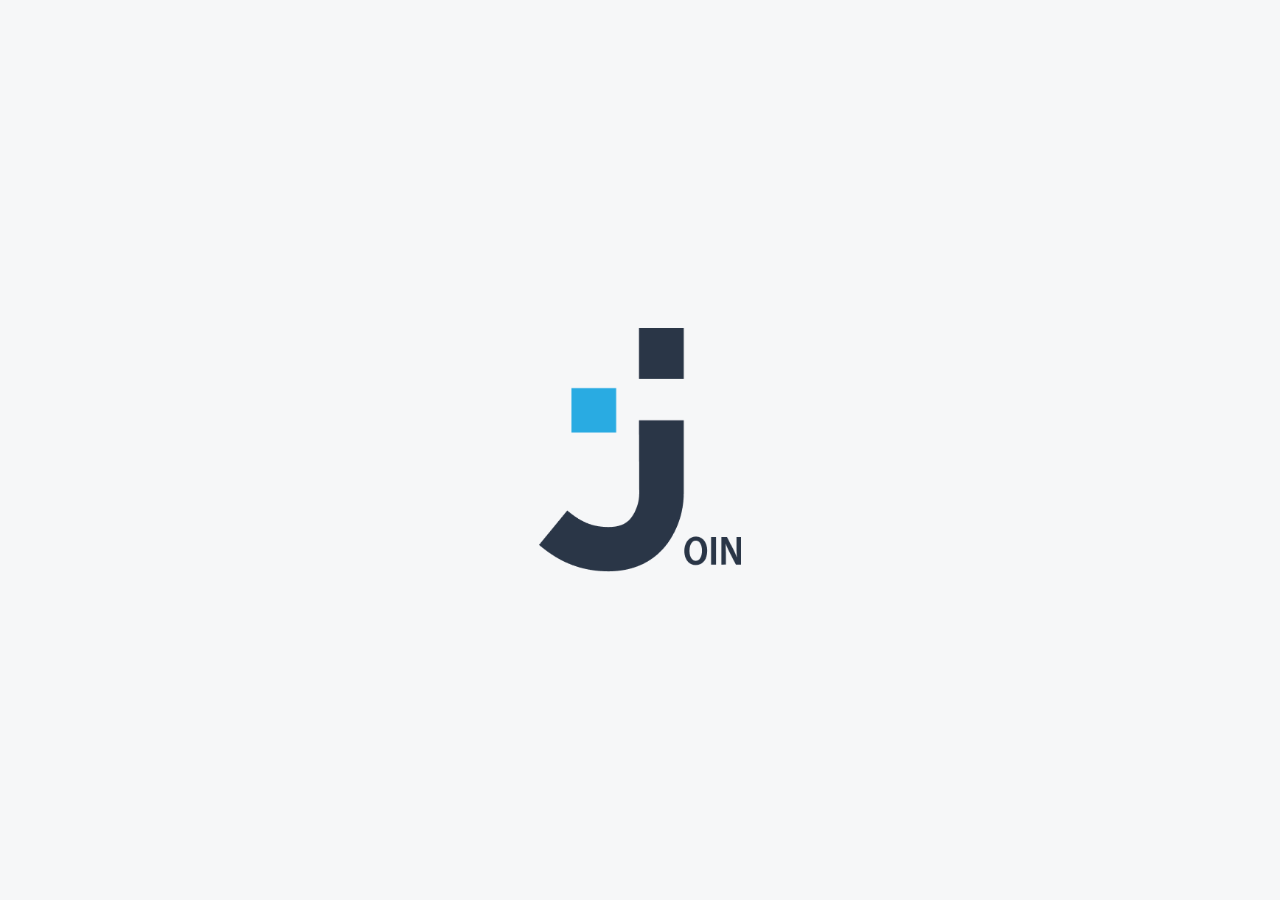
<file: index.html>
<!DOCTYPE html>
<html lang="en" class="html-centered">

<head>
    <meta charset="UTF-8">
    <meta http-equiv="X-UA-Compatible" content="IE=edge">
    <meta name="viewport" content="width=device-width, initial-scale=1.0">
    <link rel="icon" href="assets/img/fav.ico" type="image/x-icon">
    <link rel="stylesheet" href="fonts.css">
    <link rel="stylesheet" href="./fonts.css">
    <link rel="stylesheet" href="./styles/login.css">
    <link rel="stylesheet" href="./styles/summary.css">

    <script src="./js/summary.js"></script>
    <script src="./js/main.js"></script>
    <script src="./js/render_index.js"></script>
    <script src="./js/register.js"></script>
    <script src="./js/login.js"></script>
    <script src="./js/mini_backend.js"></script>
    <title>Join</title>
</head>

<body onload="renderIndex()">
    <div class="logo-container" id="login-container">

    </div>
    <div>
        <div id="not-a-join" class="not-a-join">
            <span>Not a Join user?</span>
            <div class="btn-dark" onclick="renderSignUp()">Sign up</div>
        </div>
    </div>
    <img class="animate-logo moving-logo" src="./assets/img/LogoJoinBig.png">
    <div class="background animate-background"></div>




</body>

</html>
</file>
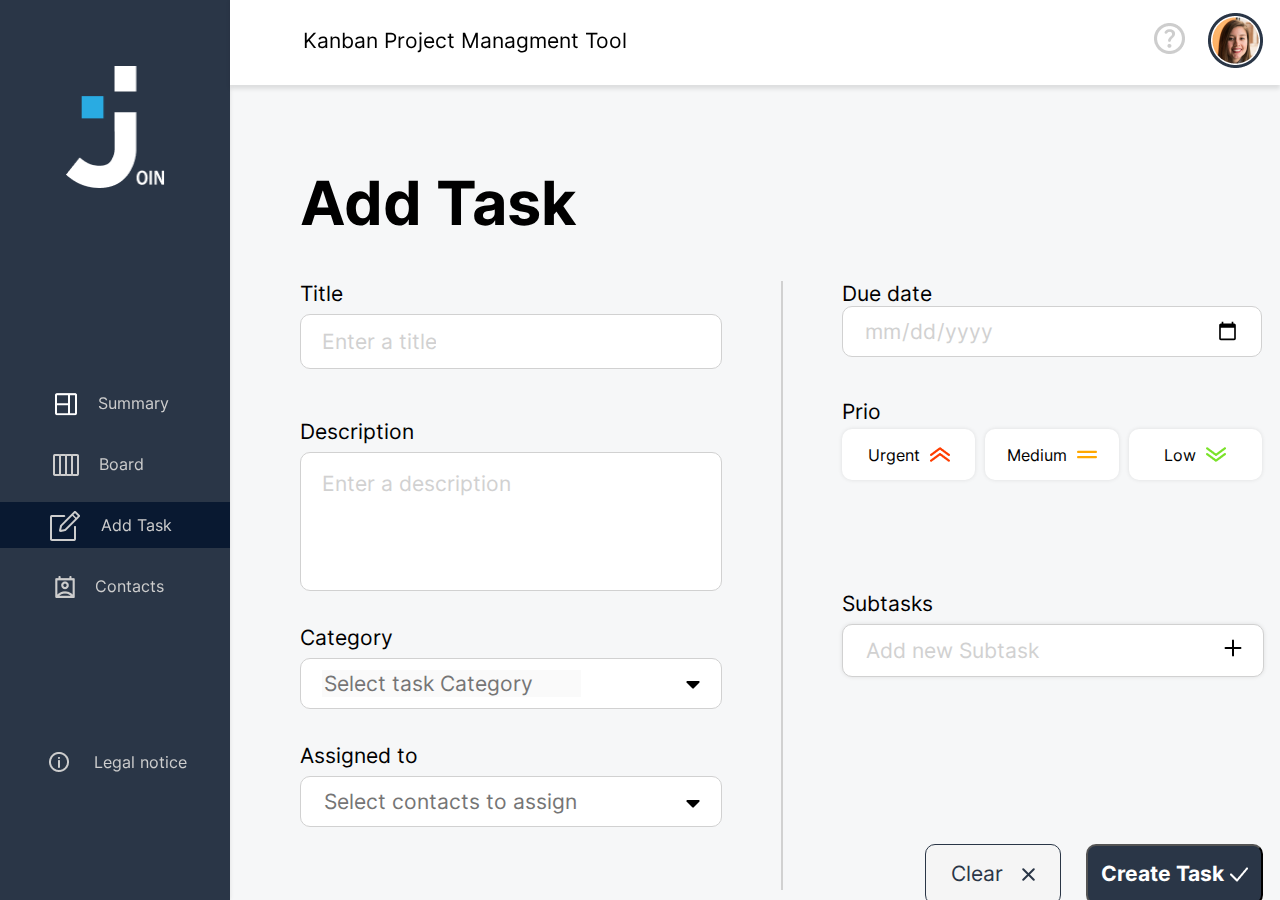
<file: addTask.html>
<!DOCTYPE html>
<html lang="en" id="mainHTML" class="html-centered">

<head>
    <meta charset="UTF-8">
    <meta http-equiv="X-UA-Compatible" content="IE=edge">
    <meta name="viewport" content="width=device-width, initial-scale=1.0">
    <title>Add Task</title>
    <link rel="icon" href="assets/img/fav.ico" type="image/x-icon">
    <link rel="stylesheet" href="./styles/style.css">
    <link rel="stylesheet" href="./fonts.css">
    <link rel="stylesheet" href="./styles/contacts.css">
    <link rel="stylesheet" href="./styles/board.css">
    <link rel="stylesheet" href="./styles/board2.css">
    <link rel="stylesheet" href="./styles/addTask.css">
    <link rel="stylesheet" href="./styles/addTask2nd.css">
    <link rel="stylesheet" href="./styles/addTaskResponsive.css">
    <link rel="stylesheet" href="./styles/addTaskResponsive2nd.css">
    <link rel="stylesheet" href="./styles/invitePopUp.css">
    <link rel="stylesheet" href="./styles/contacts.css">

    <script src="./js/board.js"></script>
    <script src="./js/board2.js"></script>
    <script src="./js/board3.js"></script>
    <script src="js/render_board.js"></script>
    <script src="./js/main.js"></script>
    <script src="./js/addTask.js" defer></script>
    <script src="./js/addTask2.js"></script>
    <script src="./js/addTask3.js"></script>
    <script src="./js/mini_backend.js"></script>
    <script src="./js/register.js"></script>
    <script src="./js/contacts.js"></script>


</head>

<body onload="onloadAddTask()">
    <div class="frame0">
        <div w3-include-html="desktop-template.html"></div>
        <form class="taskCard" onsubmit="addTaskToBoard(); return false" id="popOut-taskCard">
            <div class="contentContainer">
                <div class="headline">
                    <span>Add Task</span>
                </div>
                <div class="topContent">
                    <div class="topBoxLeft">
                        <div class="titleContainer">
                            <label for="title" class="title">Title</label>
                            <input type="text" id="title" placeholder="Enter a title" required />
                        </div>

                        <div class="descriptionContainer">
                            <label for="description" class="description">Description</label>
                            <textarea id="description" placeholder="Enter a description" required></textarea>
                        </div>
                    </div>

                    <div class="midLine"></div>

                    <div class="topBoxRight">
                        <div class="d-column">
                            <label for="date" class="date">Due date</label>
                            <input class="dateInputField" id="date" placeholder="dd/mm/yyyy" type="date" required>
                        </div>

                        <div class="prioContainer">
                            <label for="priority" class="priority">Prio</label>
                            <div class="priorityBoxesContainer" required>
                                <div class="prioUrgentBox" id="prioUrgentBox" onclick="insertUrgent()">Urgent <img
                                        id="prioUrgentImg" src="assets/img/urgent.png"></div>
                                <div class="prioMediumBox" id="prioMediumBox" onclick="insertMedium()">Medium <img
                                        id="prioMediumImg" src="assets/img/medium.png"></div>
                                <div class="prioLowBox" id="prioLowBox" onclick="insertLow()">Low <img id="prioLowImg"
                                        src="assets/img/low.png"></div>
                            </div>
                            <div id="checkprio" class="d-none"></div>
                        </div>
                    </div>
                </div>


                <div class="bottomContent">
                    <div class="bottomBoxLeft">
                        <div class="categoryContainer">
                            <label for="category" class="category">Category</label>
                            <div class="inputContainer" id="inputContainer" onclick="dropDown()">
                                <input class="input" id="input" type="text" placeholder="Select task Category" disabled
                                    required>
                                <div id="color" class="color"></div>
                                <div id="buttonDropDown" class="buttonOpenCloseCategory"><img
                                        src="assets/img/dropdown-arrow.png"></div>
                                <div class="newCategoryInput" id="newCategoryInput">
                                    <img src="assets/img/icon_clear.png" onclick="rejectNewCategory()">
                                    <div class="line"></div>
                                    <img src="assets/img/checkmark.png" onclick="addNewCategory()">
                                </div>
                            </div>
                            <div id="categoryList" class="categoryList"></div>
                            <div class="newCategoryColorsBox" id="newCategoryColorsBox">
                                <div class="color" style="background-color:#8AA4FF ;" onclick="newColor('#8AA4FF')">
                                </div>
                                <div class="color" style="background-color:#FF0000 ;" onclick="newColor('#FF0000')">
                                </div>
                                <div class="color" style="background-color:#2AD300 ;" onclick="newColor('#2AD300')">
                                </div>
                                <div class="color" style="background-color:#FF8A00 ;" onclick="newColor('#FF8A00')">
                                </div>
                                <div class="color" style="background-color:#E200BE ;" onclick="newColor('#E200BE')">
                                </div>
                                <div class="color" style="background-color:#0038FF ;" onclick="newColor('#0038FF')">
                                </div>
                            </div>
                        </div>

                        <div class="assignContainer">
                            <label for="assignedTo" class="assignedTo">Assigned to</label>
                            <div class="contactInputContainer" id="contactInputContainer" onclick="dropDownAssignTo()">
                                <input class="assignInput" id="assignInput" type="text"
                                    placeholder="Select contacts to assign" onchange="filterContact()">
                                <div id="assignDropDown" class="buttonOpenClose"><img
                                        src="assets/img/dropdown-arrow.png"></div>
                                <div class="newAssignToInput" id="newAssignToInput">
                                    <img src="assets/img/icon_clear.png" onclick="rejectAssignTo()">
                                    <div class="line"></div>
                                    <img src="assets/img/checkmark.png" type="submit" onclick="addnewContact()">
                                </div>
                            </div>
                            <div id="assignedList" class="assignedList"></div>
                            <div class="circleContactsContainer" id="circleContactsContainer"></div>


                        </div>
                    </div>

                    <div class="midLine"></div>

                    <div class="bottomBoxRight">
                        <label for="subtasks" class="subtasks">Subtasks</label>
                        <div class="addSubtaskContainer">
                            <input class="subtasksInput" id="subtasksInput" placeholder="Add new Subtask" />
                            <div class="addSubtaskBtn" id="addSubtaskBtn" onclick="createNewSubtask()"><img
                                    src="assets/img/plus.png"></div>
                            <div id="subtaskOninput">
                                <img src="assets/img/icon_clear.png" id="clearSubtaskInput" onclick="deleteSubTask()">
                                <div class="line"></div>
                                <img src="assets/img/checkmark.png" id="selectedSubtask" onclick="addSubTask()">
                            </div>
                        </div>

                        <div class="SubtaskAppendixContainer" id="SubtaskAppendixContainer"></div>
                    </div>
                </div>

                <div class="KanbanResponsive d-none">
                    <span>Kanban Project Managment Tool</span>
                </div>
            </div>

            <div class="buttonsContainer">
                <button class="clearButton" id="clearButton" onmouseover="clearBtnhover()"
                    onmouseout="clearBtnCancelhover()" onclick="clearAllAddTaskFields()"
                    onmousedown="setClearBtnOnActive()" onmouseup="clearBtnhover()">Clear <img class="clearBtnImg"
                        id="clearBtnImg" src="assets/img/cross-mark.svg">
                </button>

                <button class="createButton" type="submit" id="addTaskBtn">Create Task
                    <img class="createBtnImg" src="assets/img/right-mark.png">
                </button>
            </div>

            <div id="messageAddedTask" class="messageAddedTask">
                <p>Task added to board</p>
                <img src="assets/img/board-icon.png">
            </div>

            <div class="createButtonResponsiveContainer d-none">
                <div>
                    <button class="createButtonResponsive " type="submit" id="addTaskBtnResponsive">Create <img
                            class="createBtnImg" src="assets/img/right-mark.png"></button>
                </div>
            </div>
        </form>

        <div w3-include-html="invitePopUp.html"></div>
    </div>

    <div id="bg" style="display: none;"></div>
</body>


</html>
</file>
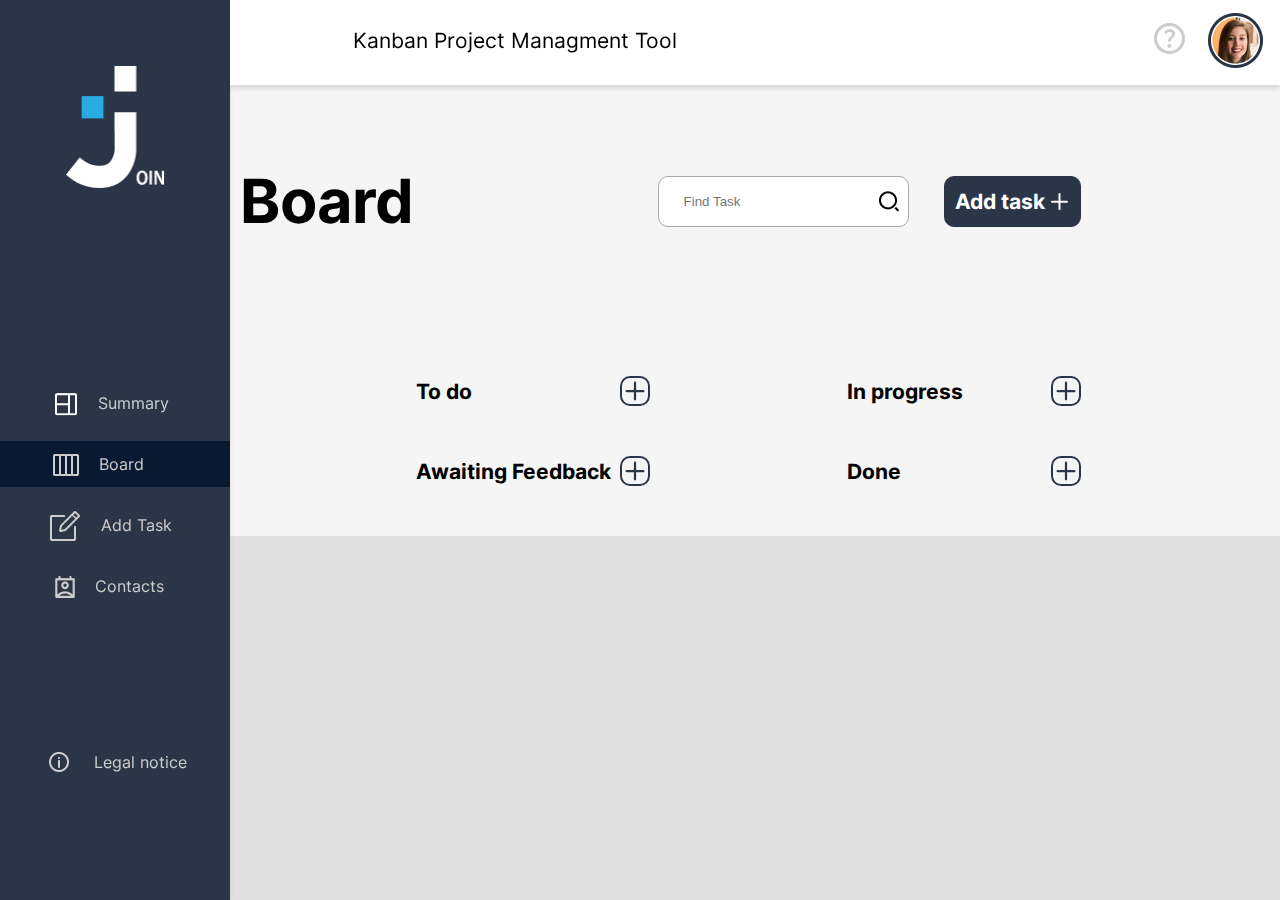
<file: board.html>
<!DOCTYPE html>
<html id="html" lang="en" class="html-centered">

<head>
    <meta charset="UTF-8">
    <meta http-equiv="X-UA-Compatible" content="IE=edge">
    <meta name="viewport" content="width=device-width, initial-scale=1.0">
    <title>Board</title>

    <link rel="stylesheet" href="./styles/style.css">
    <link rel="stylesheet" href="./fonts.css">
    <link rel="stylesheet" href="styles/addTaskPopOut.css">
    <link rel="stylesheet" href="./styles/board.css">
    <link rel="stylesheet" href="styles/board2.css">
    <link rel="stylesheet" href="styles/boardResponsive.css">
    <link rel="stylesheet" href="./styles/addTaskPopOutResponsive.css">
    <link rel="stylesheet" href="./styles/addTaskPopOut2nd.css">
    <link rel="stylesheet" href="./styles/addTaskPopOutResponsive2nd.css">
    <link rel="icon" href="assets/img/fav.ico" type="image/x-icon">
    <link rel="stylesheet" href="./styles/invitePopUp.css">


    <script src="./js/main.js"></script>
    <script src="./js/board.js"></script>
    <script src="./js/board2.js"></script>
    <script src="./js/board3.js"></script>
    <script src="js/render_board.js"></script>
    <script src="js/mini_backend.js"></script>
    <script src="./js/addTask.js" defer></script>
    <script src="./js/addTask2.js"></script>
    <script src="./js/addTask3.js"></script>
    


</head>

<body id="bodyBoard" class="bodyBoard" onload="onloadBoard()">
    <div id="overlay-background" onclick="closeOverlay()">
    </div>
    <div id="desktop" class="boardDesktop">
        <div w3-include-html="desktop-template.html"></div>
        <div class="board-header">
            <div class="board-header-h2">
                <h2>Board</h2>
            </div>
            <div class="search-button">
                <input class="search-input" onkeydown="searchOnEnter(event)" id="search" type="text" placeholder=" Find Task" > <!--onchange="filterHtml()"-->
                <button class="add-button" onclick="showAddTaskPopOut()">Add task <img class="add-button-img"
                        src="assets/img/Capa1.svg"></button>
                <button onclick="showAddTaskPopOut()" class="add-button-small"><img src="assets/img/Capa1.svg" alt=""></button>
            </div>
        </div>
        <div class="search-button">
            <input class="search-input-small" onchange="filterHtml()" id="searchSmall" type="text" placeholder=" Find Task">
        </div>
        <div>
            <div class="working-class position-board">
                <div class="position-board-flex">
                    <div class="width100">
                        <div class="working-headlines margin-top">
                            <div class="margin-left">
                                To do</div>
                            <div onclick="showAddTaskPopOut('To Do')">
                                <img class="plus-btn margin-right" src="assets/img/todo-plus.svg" alt="">
                            </div>
                        </div>
                        <div ondrop="moveTo('To Do') ; returnOriginalColor('toDoContent'); removeHighlight('awaitingFeedbackContent')" ondragover="allowDrop(event); highLight('toDoContent')" ondragleave="removeHighlight('toDoContent')" id="toDoContent"
                            class="drag-drop-height">
                        </div>
                    </div>
                    <div class="width100">
                        <div class="working-headlines">
                            <div class="margin-left">
                                In progress</div>
                            <div onclick="showAddTaskPopOut('In progress')">
                                <img class="plus-btn margin-right" src="assets/img/todo-plus.svg" alt="">
                            </div>
                        </div>
                        <div ondrop="moveTo('In progress'); returnOriginalColor('inProgressContent')" ondragover="allowDrop(event); highLight('inProgressContent')" ondragleave="removeHighlight('inProgressContent')" id="inProgressContent"
                            class="drag-drop-height">
                        </div>
                    </div>
                </div>
                <div class="position-board-flex">
                    <div class="width100">
                        <div class="working-headlines">
                            <div class="margin-left">
                                Awaiting Feedback</div>
                            <div onclick="showAddTaskPopOut('Awaiting Feedback')">
                                <img class="plus-btn margin-right" src="assets/img/todo-plus.svg" alt="">
                            </div>
                        </div>
                        <div ondrop="moveTo('Awaiting Feedback'); returnOriginalColor('awaitingFeedbackContent')" ondragover="allowDrop(event); highLight('awaitingFeedbackContent')" ondragleave="removeHighlight('awaitingFeedbackContent')"
                            id="awaitingFeedbackContent" class="drag-drop-height">
                        </div>
                    </div>
                    <div class="width100">
                        <div class="working-headlines">
                            <div class="margin-left">
                                Done</div>
                            <div onclick="showAddTaskPopOut('Done')">
                                <img class="plus-btn margin-right" src="assets/img/todo-plus.svg" alt="">
                            </div>
                        </div>
                        <div ondrop="moveTo('Done'); returnOriginalColor('doneContent')" ondragover="allowDrop(event); highLight('doneContent')" id="doneContent" ondragleave="removeHighlight('doneContent')"
                            class="drag-drop-height ">
                        </div>
                    </div>
                </div>
            </div>
        </div>
    </div>

    <div id="overlay" class="overlay d-none">
    </div>

    <div w3-include-html="invitePopUp.html"></div>
    <div w3-include-html="boardAddTaskPopOut.html" class="addTaskPopOutContainer" id="addTaskPopOutContainer"></div>
    
    <div id="bg" style="display: none;"></div> 

</body>

</html>
</file>
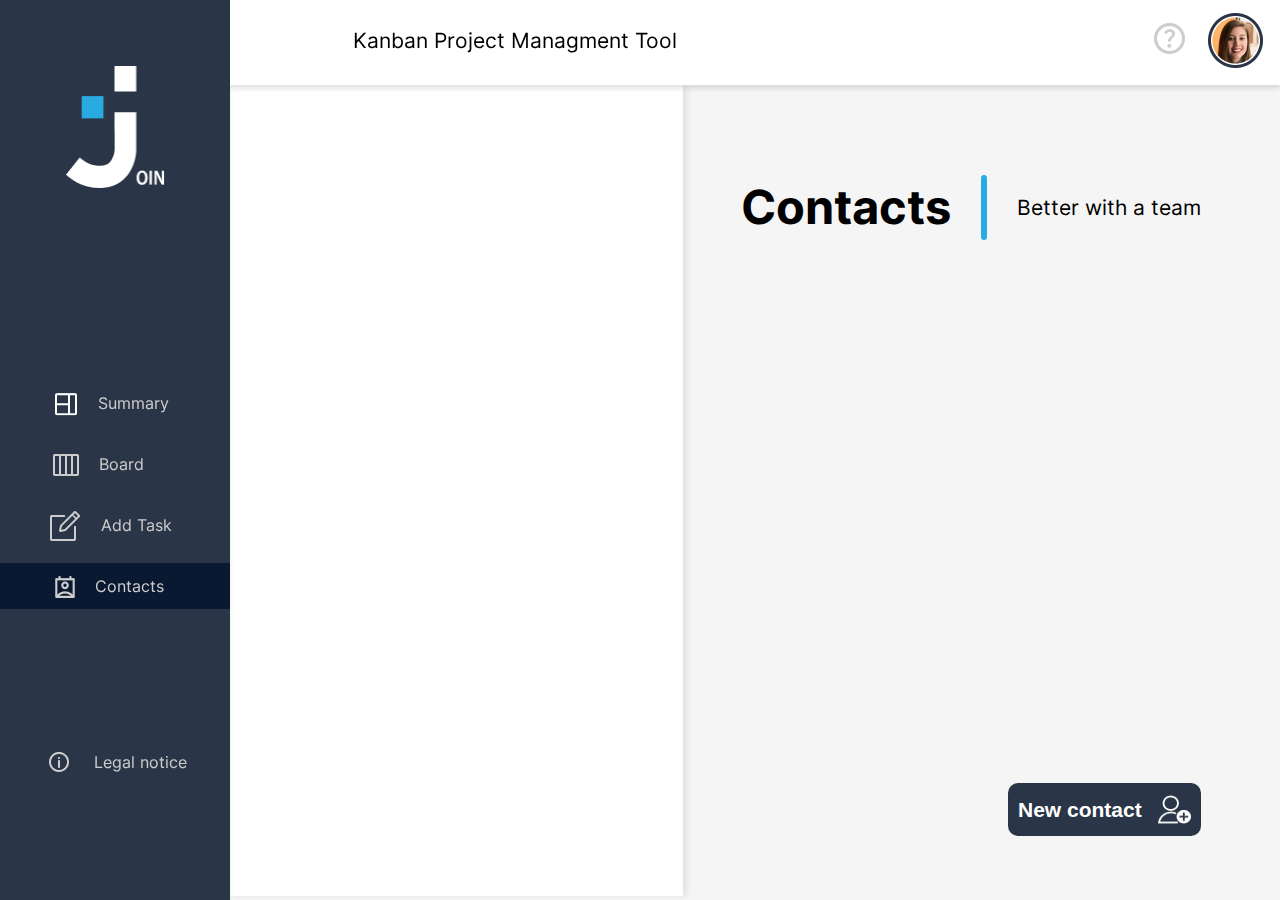
<file: contacts.html>
<!DOCTYPE html>
<html lang="en" class="html-centered">

<head>
    <meta charset="UTF-8">
    <meta http-equiv="X-UA-Compatible" content="IE=edge">
    <meta name="viewport" content="width=device-width, initial-scale=1.0">
    <title>Contacts</title>
    <link rel="stylesheet" href="./fonts.css">
    <link rel="stylesheet" href="./styles/style.css">
    <link rel="stylesheet" href="./styles/contacts.css">
    <link rel="stylesheet" href="./styles/contact-responsive.css">
    <link rel="stylesheet" href="./styles/addTaskPopOut.css">
    <link rel="stylesheet" href="./styles/addTaskPopOutResponsive.css">
    <link rel="stylesheet" href="./styles/addTaskPopOut2nd.css">
    <link rel="stylesheet" href="./styles/addTaskPopOutResponsive2nd.css">
    <link rel="stylesheet" href="./styles/board.css">
    <link rel="stylesheet" href="./styles/board2.css">
    <link rel="icon" href="assets/img/fav.ico" type="image/x-icon">
    <link rel="stylesheet" href="./styles/invitePopUp.css">

    <script src="./js/main.js"></script>
    <script src="./js/board.js"></script>
    <script src="./js/board2.js"></script>
    <script src="./js/board3.js"></script>
    <script src="./js/contacts.js"></script>
    <script src="./js/mini_backend.js"></script>
    <script src="js/render_board.js"></script>
    <script src="./js/register.js"></script>
    <script src="./js/addTask.js"></script>
    <script src="./js/addTask2.js"></script>
    <script src="./js/addTask3.js"></script>

</head>

<body id="bodyBoard" class="bodyBoard" onload="onloadContact()">
    <div class="success" id="success" style="display: none;">Contact succesfully created</div>
    <div onclick="closeContactCard()" id="bg" style="display: none;"></div>
    <div class="hidden" id="contact-card">
        <div class="card-container-left">
            <div class="close-contact-container1">
                <img onclick="closeContactCard()" class="close-card1" src="assets/img/close-contact1.png">
            </div>
            <div class="help-container">
                <img class="logo-card" src="assets/img/join-logo-contact-card.png">
                <div id="card-header">
                    <h3>Add contact</h3>
                    <p>Tasks are better with a team!</p>
                </div>
                <span class="vertical-blue-line"></span>
            </div>
        </div>
        <div class="card-container-right">
            <div class="close-contact-container">
                <img onclick="closeContactCard()" class="close-card" src="assets/img/close-contact-card.png">
            </div>
            <div class="contact-flex">
                <div class="icon-container" id="icon-container">
                    <img src="assets/img/add-contact-profile.png">
                </div>
                <div class="input-container">
                    <input id="contact-name" type="Text" placeholder="Name" style="text-transform: capitalize;">
                    <input id="contact-email" type="email" placeholder="Email">
                    <input id="contact-phone" type="number" placeholder="Phone">
                </div>
            </div>
            <div class="btn-container" id="btn-container">
                <button id="left-btn" onclick="closeContactCard()" class="btn-contact-white">Cancel<img
                        class="cancel-img" src="assets/img/contact-cancel-button.png"></button>
                <button id="right-btn" onclick="CreateNewContact()" class="btn-contact-blue">Create contact<img
                        class="create-contact-img" src="assets/img/contact-create-contact-button.png"></button>

            </div>
        </div>

    </div>

    <div class="desktop" id="desktop">
        <div w3-include-html="desktop-template.html"></div>
        <div class="big-container">
            <div class="left-container" id="left-container">
                <div class="button-container position-top">
                    <button onclick="showCard()">New contact<img class="img"
                            src="assets/img/new-contact-button.png"></button>
                </div>
                <div class="contact-container" id="contact-container"></div>
            </div>
            <div class="right-container" id="right-container">
                <div id="kanban-contact">Kanban Project Managment Tool</div>
                <div class="html-topic">
                    <div class="head-contact">
                        <h2>Contacts</h2>
                        <img onclick="backToContactList()" src="assets/img/contact-back-arrow.png">
                    </div>

                    <div class="html-topic-sub">
                        <span class="line-blue"></span>
                        <p>Better with a team</p>
                    </div>
                </div>
                <div class="floating-contact-container" id="floating-contact-container" style="display: none">
                    <div class="name-container" id="name-container" style="display: none;">
                        <div class="contact-circle" id="contact-circle">
                            <p id="contact-circle-letters"></p>
                        </div>
                        <div class="margin-left">
                            <h4 id="float-contact-name">Anton Meyer</h4>
                            <a onclick="showAddTaskPopOut()"><img src="assets/img/add-task-contact.png">
                                <p>Add task</p>
                            </a>
                        </div>
                    </div>
                    <div class="contact-information" id="contact-information">
                    </div>
                    <div class="contact-details" id="contact-details" style="display: none;">
                        <h5>Email</h5>
                        <p id="email">test@web.de</p>

                        <h5>Phone</h5>
                        <p id="phone">+4911111111</p>
                    </div>
                    <div class="responsive-buttons" id="responsive-buttons">

                    </div>
                </div>
                <div class="button-container">
                    <button onclick="showCard()">New contact<img class="img"
                            src="assets/img/new-contact-button.png"></button>
                </div>


            </div>

        </div>
    </div>
    
    <div w3-include-html="invitePopUp.html"></div>
    <div w3-include-html="contactAddTaskPopOut.html" class="addTaskPopOutContainer" id="addTaskPopOutContainer"></div>

    

</body>

</html>
</file>
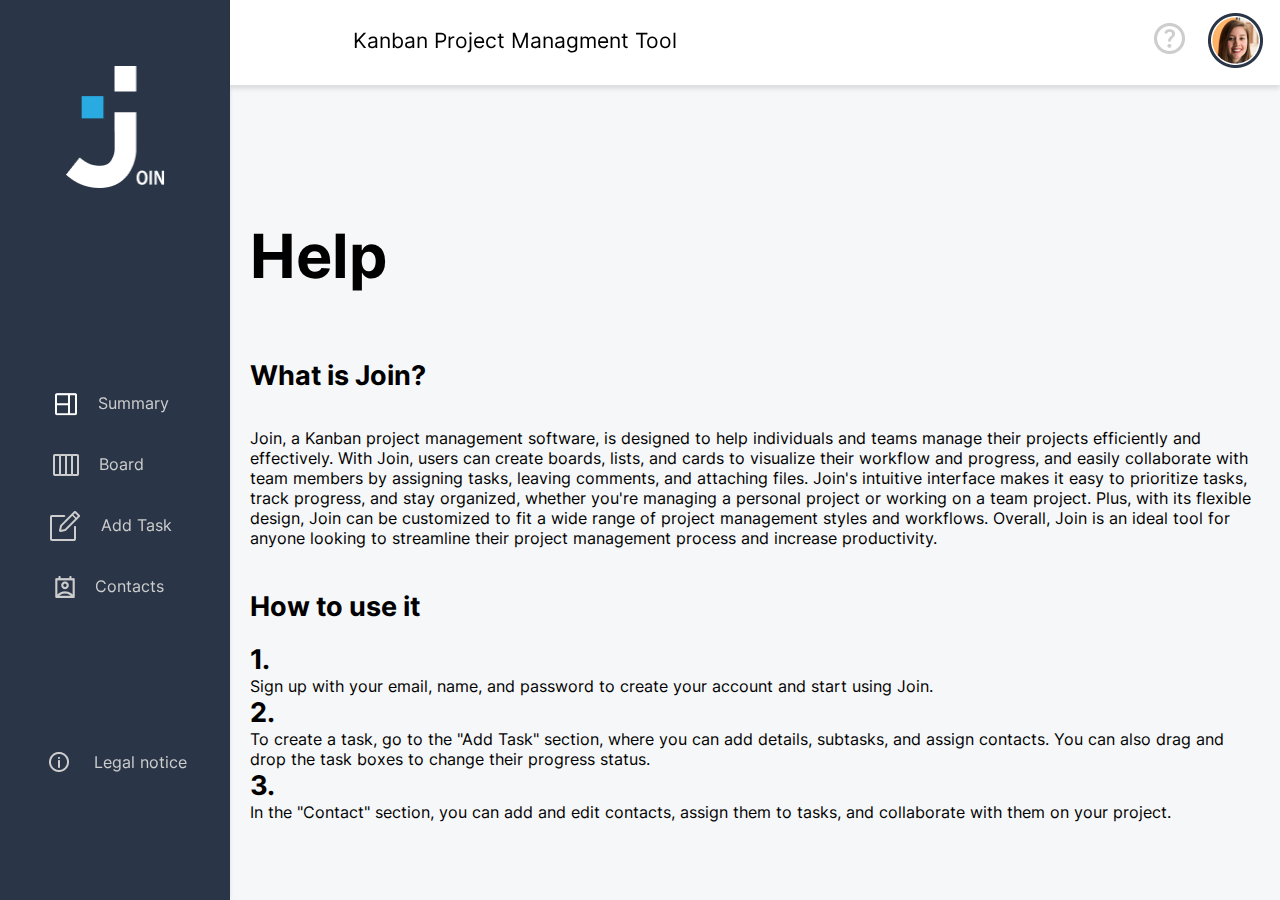
<file: help.html>
<!DOCTYPE html>
<html lang="en" class="html-centered">

<head>
    <meta charset="UTF-8">
    <meta http-equiv="X-UA-Compatible" content="IE=edge">
    <meta name="viewport" content="width=device-width, initial-scale=1.0">
    <title>Help</title>
    <link rel="icon" href="assets/img/fav.ico" type="image/x-icon">
    <link rel="stylesheet" href="styles/style.css">
    <link rel="stylesheet" href="fonts.css">
    <link rel="stylesheet" href="styles/help.css">
    <script src="js/main.js"></script>
    <script src="js/help.js"></script>
    <script src="js/mini_backend.js"></script>
</head>

<body onload="onloadHelp()" class="help-body">
    <div w3-include-html="desktop-template.html" class="desktop-temp-container"></div>

    <div class="help-container">
        <h1 class="help">Help</h1>
        <h3 class="join">What is Join?</h3>
        <p class="lorem">Join, a Kanban project management software, is designed to help individuals and teams manage
            their projects efficiently and effectively. With Join, users can create boards, lists, and cards to
            visualize their workflow and progress, and easily collaborate with team members by assigning tasks, leaving
            comments, and attaching files.

            Join's intuitive interface makes it easy to prioritize tasks, track progress, and stay organized, whether
            you're managing a personal project or working on a team project. Plus, with its flexible design, Join can be
            customized to fit a wide range of project management styles and workflows.

            Overall, Join is an ideal tool for anyone looking to streamline their project management process and
            increase productivity.</p>

        <h3 class="join">How to use it</h3>

        <div>
            <div class="font-size">
                <b>1.</b>
            </div>
            <div>
                Sign up with your email, name, and password to create your account and start using Join.
            </div>
        </div>
        <div>
            <div class="font-size">
                <b>2.</b>
            </div>
            <div>
                To create a task, go to the "Add Task" section, where you can add details, subtasks, and assign
                contacts. You can also drag and drop the task boxes to change their progress status.
            </div>
        </div>
        <div>
            <div class="font-size">
                <b>3.</b>
            </div>
            <div>
                In the "Contact" section, you can add and edit contacts, assign them to tasks, and collaborate with them
                on your project.
            </div>
        </div>

    </div>
</body>

</html>
</file>
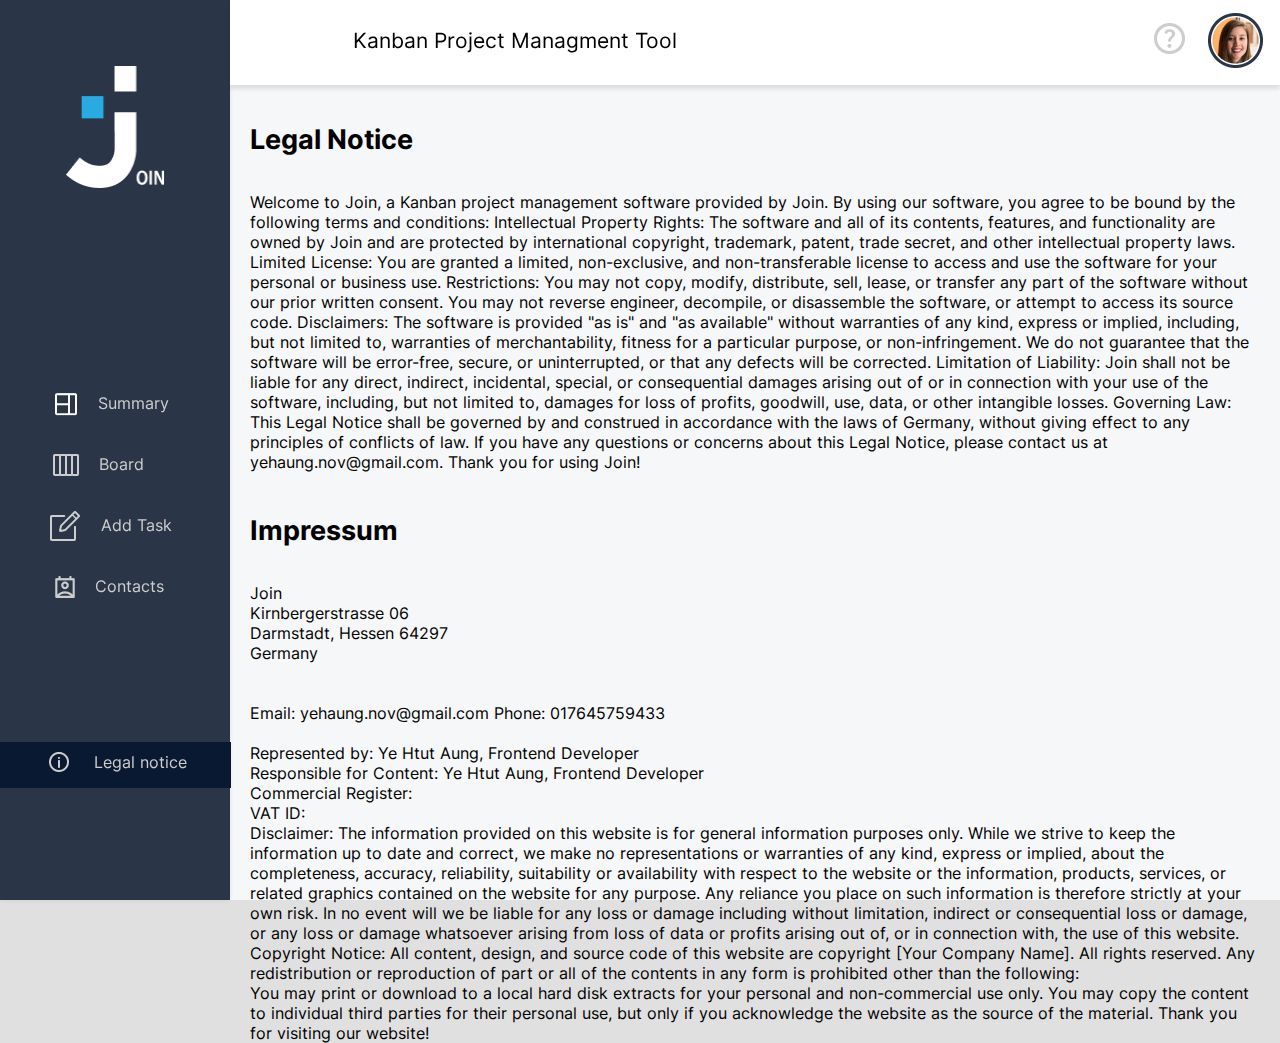
<file: legalNotice.html>
<!DOCTYPE html>
<html lang="en" class="html-centered">

<head>
    <meta charset="UTF-8">
    <meta http-equiv="X-UA-Compatible" content="IE=edge">
    <meta name="viewport" content="width=device-width, initial-scale=1.0">
    <title>Legal notice</title>
    <link rel="stylesheet" href="styles/style.css">
    <link rel="icon" href="assets/img/fav.ico" type="image/x-icon">
    <link rel="stylesheet" href="fonts.css">
    <link rel="stylesheet" href="styles/leagalnotice.css">
    <script src="js/legalNotice.js"></script>
    <script src="js/main.js"></script>
    <script src="js/mini_backend.js"></script>
</head>

<body onload="onloadLegal()" class="legal-notice-body">
    <div w3-include-html="desktop-template.html" class="desktop-temp-container"></div>
    <div class="leagl-notice-container">
        <h1 class="legal">Legal Notice</h1>
        <h3 class="subtitle">Legal Notice</h3>
        <p>

            Welcome to Join, a Kanban project management software provided by Join. By using our software, you agree
            to
            be bound by the following terms and conditions:

            Intellectual Property Rights: The software and all of its contents, features, and functionality are
            owned by
            Join and are protected by international copyright, trademark, patent, trade secret, and other
            intellectual
            property laws.

            Limited License: You are granted a limited, non-exclusive, and non-transferable license to access and
            use
            the software for your personal or business use.

            Restrictions: You may not copy, modify, distribute, sell, lease, or transfer any part of the software
            without our prior written consent. You may not reverse engineer, decompile, or disassemble the software,
            or
            attempt to access its source code.

            Disclaimers: The software is provided "as is" and "as available" without warranties of any kind, express
            or
            implied, including, but not limited to, warranties of merchantability, fitness for a particular purpose,
            or
            non-infringement. We do not guarantee that the software will be error-free, secure, or uninterrupted, or
            that any defects will be corrected.

            Limitation of Liability: Join shall not be liable for any direct, indirect, incidental, special, or
            consequential damages arising out of or in connection with your use of the software, including, but not
            limited to, damages for loss of profits, goodwill, use, data, or other intangible losses.

            Governing Law: This Legal Notice shall be governed by and construed in accordance with the laws of
            Germany,
            without giving effect to any principles of conflicts of law.

            If you have any questions or concerns about this Legal Notice, please contact us at
            yehaung.nov@gmail.com.

            Thank you for using Join!</p>

        <h3 class="subtitle">Impressum</h3>
        <p>
            Join<br>
            Kirnbergerstrasse 06<br>
            Darmstadt, Hessen 64297<br>
            Germany<br>
            <br>
            <br>
            Email: yehaung.nov@gmail.com
            Phone: 017645759433
            <br>
            <br>

            Represented by:
            Ye Htut Aung, Frontend Developer
            <br>

            Responsible for Content:
            Ye Htut Aung, Frontend Developer
            <br>

            Commercial Register:

            <br>

            VAT ID:

            <br>

            Disclaimer:
            The information provided on this website is for general information purposes only. While we strive to
            keep
            the information up to date and correct, we make no representations or warranties of any kind, express or
            implied, about the completeness, accuracy, reliability, suitability or availability with respect to the
            website or the information, products, services, or related graphics contained on the website for any
            purpose. Any reliance you place on such information is therefore strictly at your own risk. In no event
            will
            we be liable for any loss or damage including without limitation, indirect or consequential loss or
            damage,
            or any loss or damage whatsoever arising from loss of data or profits arising out of, or in connection
            with,
            the use of this website.
            <br>
            Copyright Notice:
            All content, design, and source code of this website are copyright [Your Company Name]. All rights
            reserved.
            Any redistribution or reproduction of part or all of the contents in any form is prohibited other than
            the
            following:
            <br>
            You may print or download to a local hard disk extracts for your personal and non-commercial use only.
            You may copy the content to individual third parties for their personal use, but only if you acknowledge
            the
            website as the source of the material.
            Thank you for visiting our website!
        </p>
    </div>
</body>

</html>
</file>
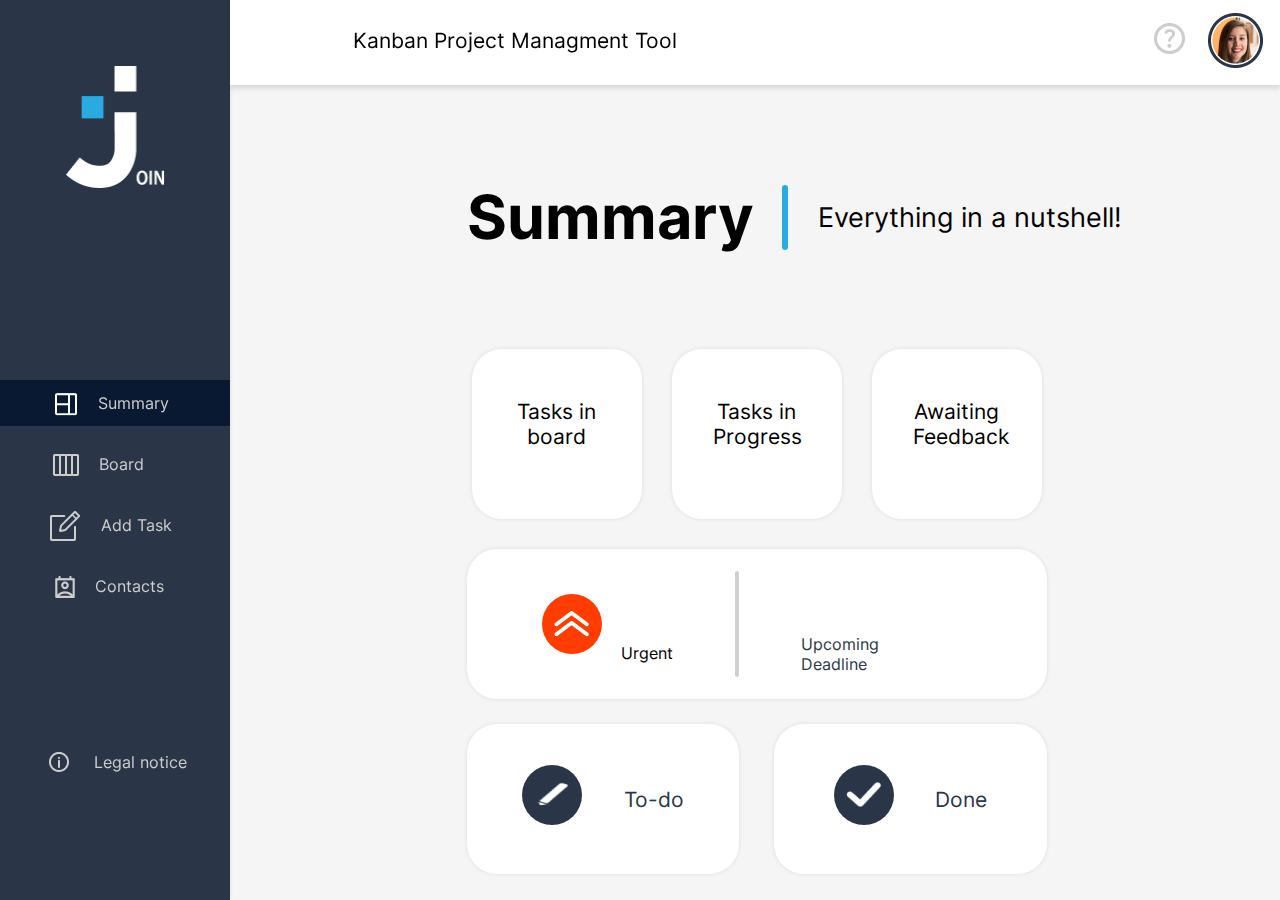
<file: summary.html>
<!DOCTYPE html>
<html lang="en" class="html-centered">

<head>
    <meta charset="UTF-8">
    <meta http-equiv="X-UA-Compatible" content="IE=edge">
    <meta name="viewport" content="width=device-width, initial-scale=1.0">
    <link rel="stylesheet" href="./fonts.css">
    <link rel="stylesheet" href="./styles/style.css">
    <link rel="stylesheet" href="./styles/summary.css">
    <link rel="stylesheet" href="./styles/summary-responsive.css">
    <link rel="icon" href="assets/img/fav.ico" type="image/x-icon">
    <script src="./js/main.js"></script>
    <script src="js/summary.js"></script>
    <script src="./js/register.js"></script>
    <script src="./js/mini_backend.js"></script>
    <script src="js/board.js"></script>
    <script src="js/login.js"></script>

    <title>summary</title>
</head>

<body id="body" onload="initSummary()">


    <div w3-include-html="desktop-template.html" class="desktop-container"></div>
    <div class="desktop" id="desktop">
        <div class="html-topic">
            <h2>Summary</h2>
            <div class="html-topic-sub">
                <span class="line"></span>
                <p>Everything in a nutshell!</p>
            </div>
        </div>

        <div class="flex-center">
            <div class="task-container">
                <div class="status-container">
                    <div class="single-container">
                        <a href="board.html" class="task-status">
                            <div class="number" id="task-in-board-nr"></div>
                            <p>Tasks in board</p>

                        </a>
                    </div>
                    <div class="single-container">
                        <a href="board.html" class="task-status">
                            <div class="number" id="task-in-progress-nr"></div>
                            <p>Tasks in Progress</p>

                        </a>
                    </div>
                    <div class="single-container">
                        <a href="board.html" class="task-status">
                            <div class="number" id="awaiting-feedback-nr"></div>
                            <p>Awaiting Feedback</p>

                        </a>
                    </div>
                </div>
                <a href="board.html" class="urgency">
                    <div class="urgent">
                        <div class="u-circle orange">
                            <img src="assets/img/summary-urgency.png">

                        </div>
                        <div class="urgent-container">
                            <div class="urgent-nr" id="urgent-nr"></div>
                            <p>Urgent</p>
                        </div>
                    </div>
                    <span class="line-grey"></span>
                    <div class="deadline-container">
                        <div class="deadline-date" id="deadline-date"></div>
                        <p>Upcoming Deadline</p>
                    </div>
                </a>
                <div class="do-counter-container">
                    <div class="do-inner-container">
                        <a href="board.html" class="do-counter">
                            <div class="img-container">
                                <div class="u-circle blue">
                                    <img src="assets/img/to-do-icon.png">
                                </div>
                            </div>


                            <div class="do-nr-container">
                                <div class="do-nr" id="do-nr"></div>
                                <p>To-do</p>
                            </div>
                        </a>
                    </div>

                    <div class="do-inner-container" style="justify-content: flex-end; display: flex;">
                        <a href="board.html" class="do-counter">
                            <div class="img-container">
                                <div class="u-circle blue">
                                    <img src="assets/img/done-icon.png">
                                </div>
                            </div>
                            <div class="do-nr-container">
                                <div class="do-nr" id="done-nr"></div>
                                <p>Done</p>
                            </div>
                        </a>
                    </div>
                </div>
            </div>

            <div class="greeting-container" id="greeting-container">
                <p id="greeting"></p>
                <h3 id="name"></h3>
            </div>
        </div>


    </div>
</body>

</html>
</file>
<file: fonts.css>
/* inter-100 - latin */
@font-face {
    font-display: swap; /* Check https://developer.mozilla.org/en-US/docs/Web/CSS/@font-face/font-display for other options. */
    font-family: 'Inter';
    font-style: normal;
    font-weight: 100;
    src: url('./fonts/inter-v12-latin-100.eot'); /* IE9 Compat Modes */
    src: url('./fonts/inter-v12-latin-100.eot?#iefix') format('embedded-opentype'), /* IE6-IE8 */
         url('./fonts/inter-v12-latin-100.woff2') format('woff2'), /* Super Modern Browsers */
         url('./fonts/inter-v12-latin-100.woff') format('woff'), /* Modern Browsers */
         url('./fonts/inter-v12-latin-100.ttf') format('truetype'), /* Safari, Android, iOS */
         url('./fonts/inter-v12-latin-100.svg#Inter') format('svg'); /* Legacy iOS */
  }
  /* inter-200 - latin */
  @font-face {
    font-display: swap; /* Check https://developer.mozilla.org/en-US/docs/Web/CSS/@font-face/font-display for other options. */
    font-family: 'Inter';
    font-style: normal;
    font-weight: 200;
    src: url('./fonts/inter-v12-latin-200.eot'); /* IE9 Compat Modes */
    src: url('./fonts/inter-v12-latin-200.eot?#iefix') format('embedded-opentype'), /* IE6-IE8 */
         url('./fonts/inter-v12-latin-200.woff2') format('woff2'), /* Super Modern Browsers */
         url('./fonts/inter-v12-latin-200.woff') format('woff'), /* Modern Browsers */
         url('./fonts/inter-v12-latin-200.ttf') format('truetype'), /* Safari, Android, iOS */
         url('./fonts/inter-v12-latin-200.svg#Inter') format('svg'); /* Legacy iOS */
  }
  /* inter-300 - latin */
  @font-face {
    font-display: swap; /* Check https://developer.mozilla.org/en-US/docs/Web/CSS/@font-face/font-display for other options. */
    font-family: 'Inter';
    font-style: normal;
    font-weight: 300;
    src: url('./fonts/inter-v12-latin-300.eot'); /* IE9 Compat Modes */
    src: url('./fonts/inter-v12-latin-300.eot?#iefix') format('embedded-opentype'), /* IE6-IE8 */
         url('./fonts/inter-v12-latin-300.woff2') format('woff2'), /* Super Modern Browsers */
         url('./fonts/inter-v12-latin-300.woff') format('woff'), /* Modern Browsers */
         url('./fonts/inter-v12-latin-300.ttf') format('truetype'), /* Safari, Android, iOS */
         url('./fonts/inter-v12-latin-300.svg#Inter') format('svg'); /* Legacy iOS */
  }
  /* inter-regular - latin */
  @font-face {
    font-display: swap; /* Check https://developer.mozilla.org/en-US/docs/Web/CSS/@font-face/font-display for other options. */
    font-family: 'Inter';
    font-style: normal;
    font-weight: 400;
    src: url('./fonts/inter-v12-latin-regular.eot'); /* IE9 Compat Modes */
    src: url('./fonts/inter-v12-latin-regular.eot?#iefix') format('embedded-opentype'), /* IE6-IE8 */
         url('./fonts/inter-v12-latin-regular.woff2') format('woff2'), /* Super Modern Browsers */
         url('./fonts/inter-v12-latin-regular.woff') format('woff'), /* Modern Browsers */
         url('./fonts/inter-v12-latin-regular.ttf') format('truetype'), /* Safari, Android, iOS */
         url('./fonts/inter-v12-latin-regular.svg#Inter') format('svg'); /* Legacy iOS */
  }
  /* inter-500 - latin */
  @font-face {
    font-display: swap; /* Check https://developer.mozilla.org/en-US/docs/Web/CSS/@font-face/font-display for other options. */
    font-family: 'Inter';
    font-style: normal;
    font-weight: 500;
    src: url('./fonts/inter-v12-latin-500.eot'); /* IE9 Compat Modes */
    src: url('./fonts/inter-v12-latin-500.eot?#iefix') format('embedded-opentype'), /* IE6-IE8 */
         url('./fonts/inter-v12-latin-500.woff2') format('woff2'), /* Super Modern Browsers */
         url('./fonts/inter-v12-latin-500.woff') format('woff'), /* Modern Browsers */
         url('./fonts/inter-v12-latin-500.ttf') format('truetype'), /* Safari, Android, iOS */
         url('./fonts/inter-v12-latin-500.svg#Inter') format('svg'); /* Legacy iOS */
  }
  /* inter-600 - latin */
  @font-face {
    font-display: swap; /* Check https://developer.mozilla.org/en-US/docs/Web/CSS/@font-face/font-display for other options. */
    font-family: 'Inter';
    font-style: normal;
    font-weight: 600;
    src: url('./fonts/inter-v12-latin-600.eot'); /* IE9 Compat Modes */
    src: url('./fonts/inter-v12-latin-600.eot?#iefix') format('embedded-opentype'), /* IE6-IE8 */
         url('./fonts/inter-v12-latin-600.woff2') format('woff2'), /* Super Modern Browsers */
         url('./fonts/inter-v12-latin-600.woff') format('woff'), /* Modern Browsers */
         url('./fonts/inter-v12-latin-600.ttf') format('truetype'), /* Safari, Android, iOS */
         url('./fonts/inter-v12-latin-600.svg#Inter') format('svg'); /* Legacy iOS */
  }
  /* inter-700 - latin */
  @font-face {
    font-display: swap; /* Check https://developer.mozilla.org/en-US/docs/Web/CSS/@font-face/font-display for other options. */
    font-family: 'Inter';
    font-style: normal;
    font-weight: 700;
    src: url('./fonts/inter-v12-latin-700.eot'); /* IE9 Compat Modes */
    src: url('./fonts/inter-v12-latin-700.eot?#iefix') format('embedded-opentype'), /* IE6-IE8 */
         url('./fonts/inter-v12-latin-700.woff2') format('woff2'), /* Super Modern Browsers */
         url('./fonts/inter-v12-latin-700.woff') format('woff'), /* Modern Browsers */
         url('./fonts/inter-v12-latin-700.ttf') format('truetype'), /* Safari, Android, iOS */
         url('./fonts/inter-v12-latin-700.svg#Inter') format('svg'); /* Legacy iOS */
  }
  /* inter-800 - latin */
  @font-face {
    font-display: swap; /* Check https://developer.mozilla.org/en-US/docs/Web/CSS/@font-face/font-display for other options. */
    font-family: 'Inter';
    font-style: normal;
    font-weight: 800;
    src: url('./fonts/inter-v12-latin-800.eot'); /* IE9 Compat Modes */
    src: url('./fonts/inter-v12-latin-800.eot?#iefix') format('embedded-opentype'), /* IE6-IE8 */
         url('./fonts/inter-v12-latin-800.woff2') format('woff2'), /* Super Modern Browsers */
         url('./fonts/inter-v12-latin-800.woff') format('woff'), /* Modern Browsers */
         url('./fonts/inter-v12-latin-800.ttf') format('truetype'), /* Safari, Android, iOS */
         url('./fonts/inter-v12-latin-800.svg#Inter') format('svg'); /* Legacy iOS */
  }
  /* inter-900 - latin */
  @font-face {
    font-display: swap; /* Check https://developer.mozilla.org/en-US/docs/Web/CSS/@font-face/font-display for other options. */
    font-family: 'Inter';
    font-style: normal;
    font-weight: 900;
    src: url('./fonts/inter-v12-latin-900.eot'); /* IE9 Compat Modes */
    src: url('./fonts/inter-v12-latin-900.eot?#iefix') format('embedded-opentype'), /* IE6-IE8 */
         url('./fonts/inter-v12-latin-900.woff2') format('woff2'), /* Super Modern Browsers */
         url('./fonts/inter-v12-latin-900.woff') format('woff'), /* Modern Browsers */
         url('./fonts/inter-v12-latin-900.ttf') format('truetype'), /* Safari, Android, iOS */
         url('./fonts/inter-v12-latin-900.svg#Inter') format('svg'); /* Legacy iOS */
  }
</file>
<file: styles/login.css>
body {
    margin: 0px;
    font-family: 'inter', sans-serif;
    margin: 0;
    background-color: #F6F7F8;
    box-sizing: border-box;

    max-width: 1440px;
    /* background-color: lightblue !important; */
    display: flex;
    justify-content: center;
    position: relative;
}

.html-centered {
    display: flex;
    justify-content: center;
}

.display-none {
    display: none !important;
}

h1 {
    font-family: 'Inter';
    font-style: normal;
    font-weight: 700;
    font-size: clamp(40px, 3.5vw, 61px);
    text-align: center;
    margin: 0;
}

.not-a-join {
    position: absolute;
    font-size: 21px;
    display: flex;
    justify-content: space-between;
    align-items: center;
    gap: 35px;
    right: 50px;
    top: 67px;
    z-index: 1;
    width: max-content;
}

.btn-dark {
    display: flex;
    justify-content: center;
    cursor: pointer;
    display: flex;
    align-items: center;
    height: 51px;
    padding: 0px 16px;
    color: white;
    background: #2A3647;
    border: none;
    border-radius: 8px;
    font-size: 21px;
    font-weight: 700;
    transition: background-color 0.125s ease !important;
}

.btn-dark:hover {
    border: none;
    background-color: #29ABE2;
    box-shadow: 0px 4px 4px rgba(0, 0, 0, 0.25);
    transition: background-color 0.125s ease;
}

.btn-bright {
    display: flex;
    justify-content: center;
    align-items: center;
    height: 51px;
    padding: 0px 16px;
    gap: 10px;
    border: 1px solid #2A3647;
    border-radius: 8px;
}

.btn-bright:hover {
    box-sizing: border-box;
    cursor: pointer;
    border: 2px solid #29ABE2;
    filter: drop-shadow(0px 4px 4px rgba(0, 0, 0, 0.25));
    color: #29ABE2;
}

.guest-login {
    font-size: 21px;
    font-weight: 700;
}

.login-buttons {
    display: flex;
    justify-content: space-between;
    align-items: center;
    width: 330px;
    height: 55px;
}

.login-btn {
    width: 120px;
}

.logo-container {
    display: flex;
    justify-content: center;
    align-items: center;
    flex-direction: column;
    /* position: absolute; */
    width: 100vw;
    height: 100vh;
    max-width: 1440px;
}

.background {
    position: absolute;
    top: 0;
    left: 0;
    width: 100%;
    height: 100%;
    z-index: 2;
    background-color: #F6F7F8;
}

.login-container {
    position: relative;
    display: flex;
    flex-direction: column;
    align-items: center;
    padding: 32px 5%;
    gap: 20px;
    width: clamp(500px, 40vw, 652px);
    background: white;
    box-shadow: 0px 0px 14px 3px rgba(0, 0, 0, 0.04);
    border-radius: 30px;
    z-index: 1;
}

.line-login {
    width: 150px;
    height: 0px;
    border-top: 3px solid #29ABE2;
    margin-bottom: 10px;
    border-radius: 10px;
}

.input-field {
    display: flex;
    align-items: center;
    justify-content: space-between;
    padding: 0px 21px;
    background: #FFFFFF;
    border: 1px solid #D1D1D1;
    border-radius: 10px;
    width: 100%;
    height: 51px;
    margin-bottom: 50px;
    cursor: pointer;
}

.input-container {
    width: clamp(320px, 26vw, 600px);
    display: flex;
    flex-direction: column;
    justify-content: center;
    align-items: center;
}

.input {
    width: 100%;
    height: 45px;
    cursor: pointer;
    font-size: 21px;
    border: none;
    outline: none;
}

::placeholder {
    color: #D1D1D1;
    border: none;
}

.remember-check {
    display: flex;
    width: 330px;
    gap: 35px;
}

.remember-check input {
    width: 16px;
    height: 16px;
    cursor: pointer;
}

.remember-check a {
    color: #29ABE2;
    text-decoration: none;
}

.remember-check span {
    margin-left: 16px;
    margin-right: 32px;
}

.check {
    display: flex;
    cursor: pointer;
}

.arrow-left-back {
    cursor: pointer;
    position: absolute;
    width: 37px;
    height: 37px;
    left: 30px;
    top: 30px;
}

.textbox {
    font-weight: 400;
    font-size: clamp(14px, 1vw, 21px);
    text-align: center;
    margin-bottom: 30px;
}

#registerBox {
    color: green;
}






.animate-background {
    animation: bg-transparent 1000ms ease-in-out;
    animation-delay: 1s;
    animation-fill-mode: forwards;
}

@keyframes bg-transparent {
    from {
        opacity: 1;
        z-index: 1;
    }

    to {
        opacity: 0;
        z-index: 0;
    }
}

.moving-logo {
    position: absolute;
    z-index: 999;
    left: calc(100vw - 50% - 101px);
    top: calc(100vh - 50% - 122px);
    width: 202px;
    height: 244px;
}

.animate-logo {
    animation: moveJoinLogo 500ms ease-in-out;
    animation-delay: 1s;
    animation-fill-mode: forwards;
}

@keyframes moveJoinLogo {
    from {
        /* Um das Logo mittig zu platzieren, muss man die hälfte der Breite abziehen */
        left: calc(100vw - 50% - 101px);
        /* Um das Logo mittig zu platzieren, muss man die hälfte der Höhe abziehen */
        top: calc(100vh - 50% - 122px);
        width: 202px;
        height: 244px;
    }

    to {
        left: 50px;
        top: 50px;
        width: 101px;
        height: 122px;
    }
}

@media(max-width:600px) {

    .login-container {
        width: 80%;
    }

    .not-a-join {
        justify-content: center;
        width: 100vw;
        right: 0;
        top: 775px;
        padding-bottom: 20px;
    }

}

@media(max-width:450px) {

    .remember-check {
        flex-direction: column-reverse;
        gap: 30px;
        margin-top: -30px;
        width: 80%;
    }

    .login-container {
        position: absolute;
        top: 150px;
    }

    .check {
        display: flex;
        gap: 20px;
    }

    .login-btn {
        width: 180px;
        font-size: 16px;
    }

    .login-buttons {
        flex-direction: column;
        height: auto;
        gap: 35px;
        width: unset;
    }

    .btn-bright {
        padding: unset;
        width: 180px;
        font-size: 16px;
    }

    .moving-logo {
        width: 64px !important;
        height: 78px !important;
        left: 37px !important;
        top: 38px !important;
    }

    .input-field {
        width: 80%;
    }

    .input-container {
        width: unset;
    }

    h1 {
        font-size: 40px;
    }

    .not-a-join span {
        font-size: 16px;
    }

    .arrow-left-back {
        filter: invert(0%) sepia(100%) saturate(0%) hue-rotate(152deg) brightness(0%) contrast(100%);
        width: 20px;
        height: 20px;
        left: 20px;
        top: 20px;
    }
}

@media(max-width:330px) {

    .not-a-join {
        gap: 5px;
    }
}

/* Surface Duo CSS */
@media only screen and (width: 540px) and (height: 720px) {
    .logo-container {
        margin-top: 80px;
    }
}

/* Nest Hub CSS */
@media only screen and (width: 1024px) and (height: 600px) {
    .logo-container {
        justify-content: flex-end;
        padding-bottom: 10px;
    }

    .login-container {
        padding: 12px 12px;
    }
    
}
</file>
<file: styles/summary.css>
body {
    background: #F5F5F5;
}

.desktop-container {
    width: 100%;
    height: 100%;
    box-sizing: border-box;
    position: absolute;
}

::-webkit-scrollbar {
    width: 0;
    display: none;
}

a {
    color: black;
    text-decoration: none;
}

.html-topic h2 {
    font-family: 'Inter';
    font-style: normal;
    font-weight: 700;
    font-size: 61px;
    line-height: 120%;
    margin: 0px;
    width: 315px;
    height: 73px;
}

.html-topic p {
    margin: 0px;
    font-style: normal;
    font-weight: 400;
    font-size: 27px;
    line-height: 120%;
    height: 32px;
    margin-left: 30px;
}

.html-topic-sub {
    display: flex;
    align-items: center;
}

.desktop {
    margin-left: 230px;
    margin-top: 80px;
    background: #F5F5F5;
    display: flex;
    flex-direction: column;
    z-index: 2;
}


.html-topic {
    display: flex;
    align-items: center;
    margin-left: 123px;
    margin-top: 82px;
    margin-bottom: 87px;
}

.line {
    width: 0px;
    height: 59px;
    border: 3px solid #29ABE2;
    border-radius: 10px;
    margin-top: 7px;
    margin-bottom: 7px;
}

.flex-center {
    display: flex;
    align-items: center;
}

.task-container {
    width: 580px;
    height: 540px;
    display: flex;
    flex-direction: column;
    justify-content: space-between;
    margin-left: 123px;

}

.status-container {
    display: flex;
    justify-content: space-between;
}

.single-container {
    display: flex;
    width: 180px;
    height: 180px;
    justify-content: center;
    align-items: center;
}

.task-status {

    width: 170px;
    height: 170px;
    box-shadow: 0px 0px 4px rgba(0, 0, 0, 0.1);
    border-radius: 30px;
    background: #FFFFFF;
    display: flex;
    flex-direction: column;
    justify-content: center;
    align-items: center;
    text-align: center;
    cursor: pointer;
    text-decoration: none;
}

.task-status:hover {
    background: #2A3647;
    color: white;
    width: 180px;
    height: 180px;
    box-shadow: 0px 4px 4px rgba(0, 0, 0, 0.25);
}

.task-status:active {
    box-shadow: 0px 4px 4px rgba(0, 0, 0, 0.25);
    background: #FFFFFF;
    color: black;
}


.task-status p {
    width: 87px;
    height: 50px;
    font-weight: 400;
    font-size: 21px;
    line-height: 120%;
    margin-top: 0px;

}

.number {
    font-weight: 600;
    font-size: 64px;
}

.urgency {
    width: 580px;
    height: 150px;
    box-shadow: 0px 0px 4px rgba(0, 0, 0, 0.1);
    border-radius: 30px;
    background: #FFFFFF;
    display: flex;
    align-items: center;
    justify-content: flex-start;
    background: #FFFFFF;
    cursor: pointer;
    text-decoration: none;
}

.urgency:hover {
    background: #2A3647;
    color: white;
    width: 590px;
    height: 160px;
    box-shadow: 0px 4px 4px rgba(0, 0, 0, 0.25);
}

.urgency:active {
    background: #FFFFFF;
    box-shadow: 0px 4px 4px rgba(0, 0, 0, 0.25);
    color: black;
}

.u-circle {
    display: flex;
    width: 60px;
    height: 60px;
    justify-content: center;
    align-items: center;
    border-radius: 50%;
}

.orange{
    background: #FF3D00;
}

.blue{
    background: #2A3647;

}

.u-circle img {
    Width: 34.19px !important;
    height: 25.12px !important;
    ;
}

.urgency:active .deadline-date {
    color: black;
}

.urgency:active .deadline-container p {
    color: black;
}

.urgency:hover .deadline-date {
    color: white;

}

.urgency:hover .deadline-container p {
    color: white;

}

.urgent {
    display: flex;
    justify-content: space-between;
    align-items: center;
    margin-left: 75px;
    text-decoration: none;

}

.urgent-container {
    display: flex;
    flex-direction: column;
    align-items: center;
    margin-left: 19px;
}

.urgent-container p {
    margin: 0px;
    font-weight: 400;
    font-size: 16px;
    width: 52px;
    height: 19px;
    text-decoration: none;
}

.urgent img {
    width: 60px;
    height: 60px;
}

.urgent-nr {
    width: 50px;
    height: 56px;
    font-weight: 600;
    font-size: 47px;
    display: flex;
    justify-content: center;
    text-decoration: none;
}

.line-grey {
    width: 0px;
    height: 102.02px;
    border: 2px solid #D1D1D1;
    border-radius: 10px;
    margin-left: 62px;
    margin-right: 62px;

}

.deadline-date {
    width: 178px;
    height: 25px;
    font-weight: 700;
    font-size: 21px;
}

.deadline-container {
    color: #2A3647;
}


.deadline-container p {
    margin-bottom: 0px;
    margin-top: 13px;
    font-weight: 400;
    font-size: 16px;
    width: 148px;
    height: 19px;
}

.do-counter-container {
    display: flex;
    justify-content: space-between;
    cursor: pointer;

}

.do-inner-container {
    width: 282.5px;
    height: 160px;
}

.do-counter:hover {
    background: #2A3647;
    color: white;
    width: 282.5px;
    height: 160px;
}

.do-counter:hover .blue{
    background-color: white;
}


.do-counter:hover .blue img{
    filter: invert(17%) sepia(50%) saturate(416%) hue-rotate(176deg) brightness(30%) contrast(87%);
    
}

.do-counter:hover .do-nr-container p {
    color: white;
}

.do-counter:active {
    background: #F9F9F9;
    box-shadow: 0px 4px 4px rgba(0, 0, 0, 0.25);
    color: #2A3647;
    ;
}

.do-counter {
    width: 272.5px;
    height: 150px;
    box-shadow: 0px 0px 4px rgba(0, 0, 0, 0.1);
    border-radius: 30px;
    background: #FFFFFF;
    display: flex;
    align-items: center;
    justify-content: center;
}

.do-counter p {
    font-weight: 400;
    font-size: 21px;
    margin: 0px;
    color: #2A3647
}

.img-container {
    position: relative;
    width: 69px;
    height: 69px;
}

.do-counter-img {
    width: 69px;
    height: 69px;



}



.do-nr-container {
    display: flex;
    flex-direction: column;
    align-items: center;
    margin-left: 32.5px;

}

.do-nr {
    font-weight: 600;
    font-size: 64px;

}

.greeting-container {
    margin-left: 67px;
    margin-right: 53px;
}

.greeting-container p {
    margin: 0px;
    font-weight: 500;
    font-size: 47px;
    line-height: 120%;
    width: 370px;
    height: 56px;
}

.greeting-container h3 {
    margin: 0px;
    width: 385px;
    height: 77px;
    font-weight: 700;
    font-size: 64px;
    line-height: 120%;
    color: #29ABE2;
}

.responsive-greet{
    height:calc(100vh - 80px);;
    background-color: #F6F7F8;
    display: flex !important;
    position: absolute;
    left: 230px;
    right: 0px;
    top:80px;
    z-index: 80;
    align-items: center;
    margin: 0px;
    animation-name: myAnimation;
    animation-duration: 3000ms;
    animation-fill-mode: forwards;
}

@keyframes myAnimation{
    0%{
      opacity: 1;
    }
    50%{
      opacity: 1;

    }
    100%{
      display: none;
      opacity: 0;
      z-index: -80;

    }
  }
</file>
<file: styles/style.css>
body {
    margin: 0px;
    font-family: 'inter', sans-serif;
    max-width: 1440px !important;
    height: 100vh;
    width: 100vw;
    display: flex;
    justify-content: center;
    align-items: center;
    position: relative;
}

.html-centered {
    display: flex;
    justify-content: center;
    background-color: #e0e0e0;
}

h3 {
    height: 25px;
    font-family: 'Inter';
    font-style: normal;
    font-weight: 400;
    font-size: 21px;
    line-height: 120%;
    color: #000000;
    flex: none;
    order: 0;
    flex-grow: 0;
}

.log-out-container {
    display: flex;
    flex-direction: column;
    align-items: center;
    justify-content: center;
    position: absolute;
    top: 89px;
    right: 10px;
    background-color: #2A3647;
    box-shadow: 0px 0px 4px rgba(0, 0, 0, 0.1);
    border-radius: 20px 0px 20px 20px;
    width: 130px;
    cursor: pointer;
    z-index: 2000;
    animation-name: myAnimation;
    animation-duration: 3000ms;
    animation-fill-mode: forwards;
    text-decoration: none;
    font-family: 'Inter';
    font-style: normal;
    font-weight: 400;
    min-height: 46px;
}

.log-out-container a {
    padding-bottom: 7px;
    padding-top: 7px;
    display: flex;
    justify-content: flex-end;
    text-decoration: none;
    color: #CDCDCD;
}



.display {
    display: flex !important;
}

@keyframes myAnimation {
    0% {
        opacity: 1;
    }

    50% {
        opacity: 1;

    }

    100% {
        opacity: 0;
        z-index: 80;
    }
}


.header {
    position: fixed;
    margin-left: 230px;
    top: -4px;
    box-sizing: border-box;
    display: flex;
    justify-content: space-between;
    align-items: center;
    padding: 20px;
    padding-left: 123px;
    height: 89px;
    background: #FFFFFF;
    box-shadow: 0px 4px 4px rgba(0, 0, 0, 0.1);
    z-index: 10;
    width: 1210px;
}

.profile-container {
    display: flex;
    flex-direction: row;
    align-items: center;
    gap: 26px;
    width: 106px;
    height: 49px;
    cursor: pointer;
}

#profile-img {
    display: flex;
    align-items: center;
    justify-content: center;
    border-radius: 50%;
    width: 43px;
    height: 43px;
    border: 3px solid;
    color: white;

}

.side-bar {
    position: fixed;
    top: 0;
    box-sizing: border-box;
    display: flex;
    flex-direction: column;
    align-items: center;
    justify-content: space-between;
    padding-top: 66px;
    width: 230px;
    background: #2A3647;
    box-shadow: 0px 0px 4px rgba(0, 0, 0, 0.1);
    z-index: 2;
    height: 100%;
}

.logo-container {
    width: 100.03px;
    height: 121.97px;
}

.menu-container {
    display: flex;
    flex-direction: column;
    justify-content: center;
    align-items: flex-start;
    padding: 0px;
    gap: 15px;
    width: 230px;
    height: 230px;
    margin-top: 60px;
}

.menu-container p {
    font-family: 'Inter';
    font-style: normal;
    font-weight: 400;
    font-size: 16px;
    line-height: 120%;
    color: #CDCDCD;
    width: 80px;
}

.menu-container a {
    text-decoration: none;
}

.nav-menu {
    display: flex;
    flex-direction: row;
    align-items: center;
    gap: 20px;
    width: 230px;
    height: 46px;
    justify-content: center;
}

.nav-menu:hover {
    background-color: #0919317c;
}

.nav-menu:active {
    background-color: #091931;
    color: white;
}

.legal-notice-container {
    display: flex;
    align-items: end;
    justify-content: center;
    margin-bottom: 112.03px;
    width: 232px;
    height: 46px;
}

.legal-notice {
    display: flex;
    flex-direction: row;
    align-items: center;
    gap: 20px;
}

.legal-notice-container a {
    text-decoration: none;
    color: #CDCDCD;
}

.selected {
    background-color: #091931;
    color: white;
}

.logo-img-small {
    position: absolute;
    left: 25px;
    top: 20px;
    display: none;
}


@media(max-width: 1440px) {
    .side-bar {
        bottom: 0px;
    }

    .header {
        right: 0px;
        left: 230px;
        margin-left: 0;

        width: unset;
    }
}




@media(max-width:900px) {
    .header {
        position: fixed;
        padding-left: 90px;
    }
}

@media(max-width:800px) {
    .header {
        position: fixed;
        left: 0px;
        height: 79.02px;
        z-index: 10;
        box-shadow: 0px 4px 4px rgba(0, 0, 0, 0.1);
        
        width: unset;
    }

    .profile-container {
        justify-content: flex-end;
    }

    .profile-container img {
        display: none;
    }

    .logo-img-small {
        display: unset;
    }

    .side-bar {
        position: fixed;
        left: 0;
        height: 80px;
        width: 100%;
        top: auto;
        flex-direction: row;
        padding: 0px;
        z-index: 90;
    }

    .logo-container {
        display: none;
    }

    .menu-container {
        flex-direction: row;
        width: 100%;
        height: auto;
        margin: 0px;
        text-align: center;
    }

    .menu-container a {
        display: flex;
        flex-direction: column;
        height: 80px;
    }

    .menu-container p {
        margin-bottom: 0px;
    }

    .nav-menu {
        gap: 0px;
        height: auto;
    }

    #kanban {
        font-size: 16px;
        width: 100vw;
        left: 34px;
        position: absolute;
        top: 98px;
    }

    .header {
        position: fixed;
        display: flex;
        justify-content: flex-end;
    }

    .legal-notice-container {
        display: none;
    }

    .logo-container {
        display: none;
    }

}


@media(max-width:440px) {
    .img-small {
        width: 20px;
    }

    .text-small {
        font-size: 12px !important;
    }

    .menu-container {
        gap: unset;
    }
}


@media(max-width:410px) {
    h3 {
        left: 5px;
    }

    .menu-container p {
        width: unset;
    }
}

/* Nest Hub CSS */
@media only screen and (width: 1024px) and (height: 600px) {

    .header,
    .side-bar {
        position: fixed;
    }
}

/* Nest Hub Max CSS */
@media only screen and (width: 1280px) and (height: 800px) {

    .header,
    .side-bar {
        position: fixed;
    }
}

/* Surface Duo CSS */
@media only screen and (width: 540px) and (height: 720px) {

    .header,
    .side-bar {
        position: fixed;
    }
}

@media(max-height: 860px) {
    body {
        height: 100%;
    }
}
</file>
<file: styles/contacts.css>
body {
    background-color: #F5F5F5;
    position: relative;
}

a {
    cursor: pointer;
}

.success {
    position: fixed;
    display: flex;
    justify-content: center;
    align-items: center;
    background: #2A3647;
    box-shadow: 0px 0px 4px rgba(0, 0, 0, 0.15);
    border-radius: 20px;
    width: 326px;
    height: 74px;
    z-index: 9999999;
    color: white;
    left: 50%;
    transform: translate(-50%, -50%);
    bottom: 20%;
}
@keyframes fadeOut {
    from {opacity: 1;}
    to {opacity: 0;}
}

.animate-contact {animation: 4s fadeOut ease-in-out;}

.desktop {
    background: #F5F5F5;
    display: flex;
    width: 100%;
    height: 100%;
    position: relative;
}

#bg {
    position: absolute;
    background-color: rgba(0, 0, 0, 0.5);
    top: 0px;
    bottom: 0px;
    right: 0px;
    left: 0px;
    z-index: 15;
}

.big-container {
    position: absolute;
    top: 0;
    left: 230px;
    display: flex;
}

.left-container {
    margin-top: 85px;
    overflow-y: auto;
    width: 453px;
    background: #FFFFFF;
    box-shadow: 4px 0px 6px rgba(0, 0, 0, 0.08);
    height: calc(100vh - 89px);

}

/* width */
.left-container::-webkit-scrollbar {
    width: 15px;
}

/* Track */
.left-container::-webkit-scrollbar-track {
    box-shadow: inset 0 0 5px grey;
    border-radius: 10px;
}

/* Handle */
.left-container::-webkit-scrollbar-thumb {
    background: #A8A8A8;
    border-radius: 10px;
}

/* Handle on hover */
.left-container::-webkit-scrollbar-thumb:hover {
    background: #A8A8A8;
}

.contact-container {
    margin-top: 2px;
    margin-left: 48px;
    margin-right: 48px;

}

.contact-list {
    display: flex;
    flex-direction: column;
    align-items: flex-start;
}

#letter-container {
    display: flex;
    align-items: center;
    height: 60px;
    margin-left: 37.5px;
    font-weight: 400;
    font-size: 21px;
    margin-top: 10px;
    margin-bottom: 10px;
}

.vertical-line {
    width: 323px;
    height: 0px;
    border: 1px solid #D1D1D1;
    border-radius: 3px;
    margin-left: 17px;
    margin-top: 14px;
    margin-bottom: 14px;
}

.name-card {
    height: 79px;
    display: flex;
    width: 357px;
    border-radius: 10px;
    align-items: center;
}

.name-card:hover {
    background: #2A3647;
    color: white;
    cursor: pointer;
}

.circle {
    display: flex;
    justify-content: center;
    align-items: center;
    width: 42px;
    height: 42px;
    background-color: orange;
    border: 1px solid white;
    color: white;
    border-radius: 50%;
    margin-left: 25px;
    margin-top: 15px;
}

.info {
    display: flex;
    flex-direction: column;
    align-items: flex-start;
    justify-content: center;
    margin-left: 35px;
}

.info h4 {
    font-weight: 400;
    font-size: 21px;
    margin: 0px;

}

.info p {
    font-weight: 400;
    font-size: 16px;
    color: #007CEE;
    margin: 0px;

}

.width-btn{
    width: 153px !important;
}

.right-container {
    margin-top: 89px;
    display: flex;
    flex-direction: column;
    justify-content: space-between;
    height: calc(100vh - 89px);
}

.line-blue {
    width: 0px;
    height: 59px;
    border: 3px solid #29ABE2;
    border-radius: 10px;
    margin-top: 7px;
    margin-bottom: 7px;
    margin-left: 30px;
    margin-right: 30px;
}


.head-contact {
    display: flex;
    align-items: center;
    justify-content: space-between;
}


.html-topic-sub {
    display: flex;
    align-items: center;
}

.html-topic {
    height: 73px;
    display: flex;
    align-items: center;
    margin-left: 58px;
    margin-top: 82px;
}

.html-topic h2 {
    margin: 0px;
    font-weight: 700;
    font-size: 61px;
    width: 274px;
    height: 73px;
}

.html-topic p {
    margin: 0px;
    font-weight: 400;
    font-size: 27px;
}

.html-topic img {
    width: 16px;
    height: 15.56px;
    margin-right: 68px;
    display: none;
}

.html-topic img:hover {
    cursor: pointer;
}

.position-top {
    display: none !important;
    right: 10px;
    position: fixed;
    width: 193px !important;
    height: 61px !important;
}

.button-container button {
    font-weight: 700;
    font-size: 21px;
    border: 1px solid #2A3647;
    border-radius: 10px;
    padding: 18px 10px;
    background-color: #2A3647;
    color: white;
    display: flex;
    justify-content: space-between;
    align-items: center;
    width: 193px;
    height: 53px;
    cursor: pointer;
    border: none;
}

.button-container {
    display: flex;
    justify-content: flex-end;
    margin-bottom: 64px;
}

.button-container button:hover {
    background-color: #29ABE2;
    box-shadow: 0px 4px 4px rgba(0, 0, 0, 0.25);
}

.button-container button:active {
    background-color: #091931;
}

.img {
    width: 33px;
    height: 29.71px;
}

.add-contact-card {
    position: fixed;
    left: 50%;
    top: 50%;
    width: 1212px;
    height: 594px;
    border-radius: 30px;
    display: flex;
    z-index: 14;
    transform: translate(-50%, -50%);
    transition: 200ms;
}

.hidden {
    position: fixed;
    left: 1500%;
    top: 50%;
    width: 1212px;
    height: 594px;
    border-radius: 30px;
    display: flex;
    z-index: 9;
    transform: translate(-50%, -50%);
    transition: 1s;

}

.card-container-left {
    padding: 66px 39px;
    width: 463px;
    background: #2A3647;
    color: white;
    display: flex;
    flex-direction: column;
    justify-content: flex-start;
    border-bottom-left-radius: 30px;
    border-top-left-radius: 30px;
}

.card-container-left img {
    margin-top: 88px;
    width: 55.12px;
    height: 66.48px;
}

.card-container-left h3 {
    font-weight: 700;
    font-size: 61px;
    width: 100%;
    height: 73px;
    margin: 0px;
    margin-top: 12.02px;
    margin-bottom: 12px;
}

.card-container-left p {
    font-family: 'Inter';
    font-style: normal;
    font-weight: 400;
    font-size: 27px;
    height: 32px;
    margin: 0px;
    margin-bottom: 12px;
}

.card-container-left h3 {
    color: white;
}

.vertical-blue-line {
    display: block;
    width: 90px;
    height: 0px;
    border: 3px solid #29ABE2;
    border-radius: 20px;
}

.card-container-right {
    background-color: white;
    height: 100%;
    border-bottom-right-radius: 30px;
    border-top-right-radius: 30px;
    display: flex;
    justify-content: flex-start;
    align-items: flex-start;
    flex-direction: column;

}

.icon-container {
    border-radius: 50%;
    margin-left: 70px;
    margin-right: 84px;
    width: 120px;
    height: 120px;
    display: flex;
    align-items: center;
    justify-content: center;
    color: white;
    font-weight: 500;
    font-size: 47px;
    border: 3px solid #FFFFFF;
    box-shadow: 0px 0px 4px rgba(0, 0, 0, 0.1);

}

.close-contact-container1 {
    display: none;
    justify-content: flex-end;
    width: 100%;
    position: absolute;
    z-index: 99;
    top: 26px;
}

.close-contact-container {
    display: flex;
    justify-content: flex-end;
    width: 100%;
}

.close-card1 {
    margin-right: 23.4px !important;
    width: 21.65px !important;
    height: 21.65px !important;
    margin-left: 0px !important;
    margin-top: 0px !important;
    margin-bottom: 0px;
    cursor: pointer;

}

.close-card {
    margin-right: 63.18px !important;
    width: 21.65px !important;
    height: 21.65px !important;
    margin-left: 0px !important;
    margin-top: 26px;
    margin-bottom: calc(72.38px - 24.5px);
    cursor: pointer;
}

.margin-left {
    margin-left: 54px;
}

.card-container-right input {
    margin-right: 52px;
    margin-bottom: 24.5px;
    margin-top: 24.5px;
    width: 380px;
    height: 25px;
    padding: 13px 21px;
    border-radius: 10px;
    border: 1px solid #D1D1D1;

}

.contact-flex {
    display: flex;
    align-items: center;
}

.input-container {
    display: flex;
    flex-direction: column;
    justify-content: center;
}

#contact-name {
    background-image: url("../assets/img/contact-name-icon.png");
    background-repeat: no-repeat;
    background-position-y: center;
    background-position-x: 381px;
    background-size: 16px;
}

#contact-email {
    background-image: url("../assets/img/contact-email-icon.png");
    background-repeat: no-repeat;
    background-position-y: center;
    background-position-x: 381px;
    background-size: 18px;
}

#contact-phone {
    background-image: url("../assets/img/contact-phone-icon.png");
    background-repeat: no-repeat;
    background-position-y: center;
    background-position-x: 381px;
    background-size: 19.5px;
}

.btn-container {
    display: flex;
    justify-content: space-between;
    margin-left: 274px;
    margin-right: 106px;
    margin-top: calc(55px - 24.5px);
    width: 369px;
    height: 61px;
}

.btn-contact-white {
    display: flex;
    align-items: center;
    justify-content: center;
    width: 136px;
    height: 61px;
    padding: 18px 10px;
    border: 1px solid #2A3647;
    border-radius: 10px;
    color: #2A3647;
    background-color: white;
    font-weight: 400;
    font-size: 21px;
    cursor: pointer;
}

.btn-contact-white:hover {
    filter: drop-shadow(0px 4px 4px rgba(0, 0, 0, 0.25));
    border-radius: 10px;
    color: #29ABE2;
    border: 2px solid #29ABE2;
}

.btn-contact-white:active {
    border: 1px solid #091931;
    color: #091931;
    filter: drop-shadow(0px 4px 4px rgba(0, 0, 0, 0.25));

}

.btn-contact-white:hover .cancel-img {
    filter: invert(56%) sepia(91%) saturate(956%) hue-rotate(165deg) brightness(92%) contrast(91%);
}

.btn-contact-white:active .cancel-img {
    filter: none;
}

.cancel-img {
    height: 10.45px !important;
    width: 10.45px !important;
    margin-left: 16.76px !important;
    margin-right: 0px !important;
}

.btn-contact-blue {
    justify-content: center;
    display: flex;
    align-items: center;
    height: 61px;
    background: #2A3647;
    border-radius: 10px;
    padding: 18px 10px;
    color: white;
    font-weight: 700;
    font-size: 21px;
    border: none;
    cursor: pointer;
}

.btn-contact-blue:hover {
    background: #29ABE2;
    box-shadow: 0px 4px 4px rgba(0, 0, 0, 0.25);
}

.btn-contact-blue:active {
    background: #091931;
    box-shadow: 0px 4px 4px rgba(0, 0, 0, 0.25);
}

.create-contact-img {
    height: 12px !important;
    width: 16px !important;
    margin-left: 14px !important;
    margin-right: 0px !important;
}

.floating-contact-container {
    display: flex;
    flex-direction: column;
    margin-top: 48px;
    margin-left: 65px;
    height: 364px;
}

.name-container {
    margin-bottom: 21px;
    width: 100%;
    display: flex;
    justify-content: flex-start;
    align-items: center;
}

.name-container a {
    display: flex;
    align-items: center;
    color: #29ABE2;
    margin-top: 13px;
}

.name-container a p {
    margin: 0px;
}

.name-container img {
    margin-right: 13px;
    width: 15px;
    height: 15px;

}

.contact-information {
    display: flex;
    align-items: center;
    justify-content: space-between;
    width: 392.85px;
    height: 74px;
}

.contact-information a {
    display: flex;
    align-items: flex-end;
    cursor: pointer;
}

.contact-information img {
    object-fit: scale-down;
    margin-right: 6px;
    width: 32.85px;
    height: 29.34px;
}

.contact-information h4 {
    font-weight: 400;
    font-size: 21px;
    margin: 0px;

}

.contact-information p {
    margin: 0px;
    color: #2A3647;
    font-weight: 400;
    font-size: 16px;
}

.contact-circle {
    display: flex;
    justify-content: center;
    align-items: center;
    color: white;
    font-weight: 500;
    font-size: 47px;
    background-color: #091931;
    height: 120px;
    width: 120px;
    border-radius: 50%;
}

#float-contact-name {
    margin: 0px;
    font-weight: 500;
    font-size: 47px;
}

.contact-details h4 {
    margin: 0px;
    margin-bottom: 15px;
}

.contact-details p {
    margin: 0px;
    margin-bottom: 15px;
}

.responsive-buttons {
    display: none;
    flex-direction: column;
    align-items: flex-end;
    margin-right: 68px;
    margin-top: 47px;
}

.delete-button-responsive {
    width: 40px;
    height: 40px;
    margin-bottom: 16px;
    border: 1px solid #2A3647;
    background: linear-gradient(180deg, #F9F9F9 0%, #F0F0F0 100%);
    border-radius: 10px;
    cursor: pointer;
}

.edit-button-responsive {
    width: 50px;
    height: 50px;
    margin-bottom: 10px;
    border: 1px solid #2A3647;
    background: #2A3647;
    border-radius: 10px;
    cursor: pointer;
    border: 1px solid #2A3647;
}

#kanban-contact{
    display: none;
}
</file>
<file: styles/board.css>
body{
    background-color: #F5F5F5;
}

.bodyBoard {
    margin: 0px;
    font-family: 'inter', sans-serif;
    max-width: 1440px !important;
    height: 100vh;
    width: 100vw;
    display: flex;
    justify-content: center;
    align-items: center;
}

.boardDesktop {
    display: flex;
    flex-direction: column;
    justify-content: center;
    height: 100%;
    width: 100%;
    max-width: 1440px;
    position: relative;
}

::-webkit-scrollbar {
    width: 0;
    display: none;
}

.board-header {
    display: flex;
    flex-direction: row;
    align-items: center;
    gap: 40%;
    width: 70vw;
    margin-top: 114px;
    margin-left: 302px;
    max-width: 1320px;
}

.board-header-h2 {
    display: flex;
    flex-direction: column;
    align-items: flex-start;
    width: 176px;
}

h2 {
    font-size: 61px;
    line-height: 120%;
}

.search-button {
    display: flex;
    flex-direction: row;
    align-items: center;
    padding: 0px;
    gap: 35px;
    width: 423px;
    height: 51px;
}

.search-input {
    box-sizing: border-box;
    display: flex;
    flex-direction: row;
    align-items: center;
    padding: 13px 21px;
    gap: 10px;
    width: 251px;
    height: 51px;
    border: 1px solid #A8A8A8;
    border-radius: 10px;
    background: url(search.png) no-repeat right top;
    background-color: white;
    background-position: right center;
    background-position-x: 220px;
}

.add-button {
    display: flex;
    align-items: center;
    padding: 18px 10px;
    width: 137px;
    height: 51px;
    background: #2A3647;
    border: 1px solid #2A3647;
    border-radius: 10px;
    font-family: 'Inter';
    font-weight: 700;
    font-size: 21px;
    color: #FFFFFF;
    cursor: pointer;
}



.add-button:hover {
    background-color: rgb(41, 171, 226);
}

.add-button:active {
    background-color: rgb(9, 25, 49);
}

.add-button-img {
    margin-left: 6px;
}

.plus-btn:hover {
    filter: invert(59%) sepia(35%) saturate(1765%) hue-rotate(165deg) brightness(94%) contrast(87%);
}

.plus-btn:active {
    filter: invert(73%) sepia(2%) saturate(2510%) hue-rotate(177deg) brightness(72%) contrast(87%);
}

.position-board {
    margin-left: 20%;
    position: relative;
    margin-right: 10px;
}

.position-board-flex {
    display: flex;
    justify-content: space-around;
    width: 50%;
}

.working-class {
    display: flex;
    justify-content: space-around;
    height: max-content;
    margin-top: 37px;
}

.working-headlines {
    display: flex;
    justify-content: space-between;
    height: 30px;
    font-weight: 700;
    font-size: 21px;
    width: 250px;
    align-items: center;
}

.working-headlines img {
    box-sizing: border-box;
    display: flex;
    padding: 3px;
    height: 30px;
    border: 2px solid #2A3647;
    border-radius: 10px;
    cursor: pointer;
}

.card {
    display: flex;
    flex-direction: column;
    justify-content: center;
    align-items: flex-start;
    padding: 18px 19px;
    gap: 10px;
    width: 250px;
    background: #FFFFFF;
    box-shadow: 0px 0px 14px 3px rgba(0, 0, 0, 0.04);
    border-radius: 30px;
    box-sizing: border-box;
    margin-top: 37.5px;
    cursor: pointer;
}

.dragging {
    transform: rotate(3deg);
    transition: all 125ms;
}

.background {
    padding: 4px 25px;
    border-radius: 8px;
    margin-bottom: 10px;
    color: white;
}

.background-black {
    background-color: #000000;
}

.width100 {
    width: 100%;
}

.progress {
    width: 138px;
}

.progressBar {
    height: 8px;
    background-color: rgb(41, 171, 226);
}

.position-progress {
    display: flex;
    justify-content: space-between;
    align-items: center;
    gap: 20px;
}

.count {
    font-size: 12px;
}

.initiales {
    width: 35px;
    height: 35px;
    border: 1px solid #FFFFFF;
    border-radius: 58px;
    color: white;
    display: flex;
    justify-content: center;
    align-items: center;
    margin-left: -8px;
}

.initiales-Overlay {
    width: 45px;
    height: 45px;
    border: 2px solid #FFFFFF;
    border-radius: 58px;
    color: white;
    display: flex;
    justify-content: center;
    align-items: center;
}

.position-cards-bottom {
    display: flex;
    width: 100%;
    justify-content: space-between;
    align-items: center;
}

.flex {
    display: flex;
    padding-left: 8px;
}

.text-color {
    color: rgb(184, 184, 184);
}

.margin-left {
    margin-left: 8px;
}

.margin-right {
    margin-right: 8px;
}

.d-none {
    display: none !important;
}

.overlay {
    display: flex;
    flex-direction: column;
    align-items: flex-start;
    padding-bottom: 40px;
    padding-top: 40px;
    padding-left: 70px;
    padding-right: 70px;
    gap: 25px;
    width: 562px;
    z-index: 5;
    background: #FFFFFF;
    border-radius: 30px;
    position: absolute;
    left: 50%;
    transform: translate(-50%);
    box-sizing: border-box;
    top: 150px;
}

.overlay-department {
    padding: 4px 36.5px;
    background: #FC71FF;
    border-radius: 8px;
    font-size: 27px;
    color: #FFFFFF;
}

.overlay-title {
    font-size: 61px;
    font-weight: 700;
}

.overlay-text {
    font-size: 21px;
}

.overlay-date {
    font-size: 21px;
}

.drag-drop-height {
    min-height: 525px;
    padding-bottom: 50px;
}

.close-icon {
    margin-top: -15px;
    margin-right: -15px;
    cursor: pointer;
}

.close-icon-change {
    margin-top: -27px;
    margin-right: -27px;
    cursor: pointer;
}

.overlay-header {
    display: flex;
    justify-content: space-between;
    width: 100%;
}

.overlay-edit-task {
    display: flex;
    justify-content: center;
    align-items: center;
    padding: 0px;
    gap: 6px;
    width: 50px;
    height: 50px;
    background: #2A3647;
    border-radius: 0px 10px 10px 0px;
    cursor: pointer;
    border: 1px solid #2A3647;
}

.overlay-delete-task {
    cursor: pointer;
    display: flex;
    justify-content: center;
    align-items: center;
    width: 50px;
    height: 50px;
    background: #FFFFFF;
    border: 1px solid #2A3647;
    border-radius: 10px 0px 0px 10px;
}

.color-change:hover {
    filter: invert(63%) sepia(57%) saturate(2561%) hue-rotate(165deg) brightness(93%) contrast(90%);
}

.color-change:active {
    filter: invert(5%) sepia(47%) saturate(3750%) hue-rotate(208deg) brightness(94%) contrast(94%)
}

.overlay-edit-task:hover {
    background-color: rgb(41, 171, 226);
}

.overlay-edit-task:active {
    background-color: rgb(9, 25, 49);
}

.overlay-chance-task {
    display: flex;
    justify-content: center;
    align-items: center;
    padding-left: 5px;
    padding-right: 5px;
    gap: 6px;
    width: 57px;
    height: 49px;
    background: #2A3647;
    border-radius: 10px;
    cursor: pointer;
    color: white;
    margin-right: -25px;
}

.overlay-chance-task:hover {
    background-color: rgb(41, 171, 226);
}

.overlay-chance-task:active {
    background-color: rgb(9, 25, 49);
}

.overlay-edit-task-position {
    width: 100%;
    display: flex;
    justify-content: end;
}

.overlay-background {
    z-index: 1;
    position: fixed;
    top: 0;
    left: 0;
    width: 100%;
    height: 100%;
    background-color: rgba(0, 0, 0, 0.6);
}

.display {
    display: flex;
}

.no-cards{
    display: none;
}

.drag-area {
    background-color: rgb(245,245,245);
}

.drag-area-highlight {
    background-color: rgb(0,0,0,0.04);
}
</file>
<file: styles/board2.css>
.prioUrgentBox,
.prioMediumBox,
.prioLowBox {
    display: flex;
    flex-direction: row;
    justify-content: center;
    align-items: center;
    gap: 10px;
    width: 136px;
    height: 51px;
    background: #FFFFFF;
    box-shadow: 0px 0px 4px rgba(0, 0, 0, 0.1);
    border-radius: 10px;
}

.whitecolor {
    filter: invert(96%) sepia(96%) saturate(12%) hue-rotate(34deg) brightness(106%) contrast(100%);
}

.prioUrgentBox:hover,
.prioMediumBox:hover,
.prioLowBox:hover {
    transform: scale(1.1);
    cursor: pointer;
}

.priorityBoxesContainerBoard {
    display: flex;
    flex-direction: row;
    justify-content: center;
    align-items: center;
    padding: 0px;
    gap: 10px;
    width: 420px;
    height: 61px;
}

.bgUrgent {
    background-color: #FF3D00;
    color: white;
}

.bgMedium {
    background-color: #FFA800;
    color: white;
}

.bgLow {
    background-color: #7AE229;
    color: white;
}

.assignContainerBoard {
    display: flex;
    flex-direction: column;
    width: 100%;
}

.assignedToBoard {
    font-family: 'Inter';
    font-style: normal;
    font-weight: 400;
    font-size: 21px;
    line-height: 120%;
    color: #000000;
    margin-bottom: 8px;
}

.position-assigend-to {
    display: flex;
    align-items: center;
    gap: 25px;
    margin-top: 25px;
}

.inputContainer,
.contactInputContainerBoard {
    box-sizing: border-box;
    width: 100%;
    display: flex;
    align-items: center;
    justify-content: space-between;
    padding-left: 21px;
    padding-right: 21px;
    height: 51px;
    background: #FFFFFF;
    border: 1px solid #D1D1D1;
    border-radius: 10px;
}

.buttonOpenCloseBoard {
    cursor: pointer;
}

.assignedList {
    box-sizing: border-box;
    width: 100%;
    height: 150px;
    display: none;
    background: #FFFFFF;
    border: 1px solid #D1D1D1;
    border-top: none;
    border-radius: 0 0 10px 10px;
    overflow-y: auto;
}

.width-chances {
    width: 100%;
}

.input-chances-title {
    width: 90%;
    height: 41px;
    border: 1px solid #D1D1D1;
    border-radius: 10px;
    padding-left: 21px;
    font-family: 'Inter';
    font-size: 21px;
    padding-right: 21px;
}

.input-chances-text {
    width: 90%;
    border: 1px solid #D1D1D1;
    border-radius: 10px;
    padding-left: 21px;
    font-family: 'Inter';
    font-size: 21px;
    padding-right: 21px;
}

.assign-input {
    font-family: 'Inter';
    font-style: normal;
    font-weight: 400;
    font-size: 21px;
    line-height: 120%;
    border: none;
    outline: none;
}

.assignedContact {
    box-sizing: border-box;
    width: 100%;
    height: 30px;
    display: flex;
    justify-content: space-between;
    cursor: pointer;
    padding-left: 21px;
    padding-right: 21px;
    padding-left: 5px;
    font-family: 'Inter';
    font-style: normal;
    font-weight: 400;
    font-size: 21px;
    line-height: 120%;
    color: #000000;
}

.contactInputContainer {
    box-sizing: border-box;
    width: 95%;
    display: flex;
    align-items: center;
    justify-content: space-between;
    padding-left: 21px;
    padding-right: 21px;
    height: 51px;
    border: 1px solid #D1D1D1;
    border-radius: 10px;
}

.add-button-small {
    display: none;
}

.search-input-small {
    display: none;
}

.close-icon-small {
    display: none;
}

.change-category{
    display: none;
}

.position-change-category{
    display: flex;
    justify-content: space-between;
    width: 100%;
}
</file>
<file: styles/addTask.css>
body {
    margin: 0;
    background: #f6f7f8;
    position: relative;
}

::-webkit-scrollbar {
    width: 0;
    display: none;
}

.textColorRed {
    color: red;
}

button {
    cursor: pointer;
}

.deleteNewCatBtn {
    cursor: pointer;
    margin-bottom: 10px;
    padding: 2px;
    border-radius: 5px;
    background-color: #960A7D;
    color: white;
    cursor: pointer;
}

.deleteNewCatBtn:hover {
    background-color: #C7017A;
}

.frame0 {
    margin: 0;
    height: 100vh;
    width: 100vw;
    overflow-x: hidden;
    background: #f6f7f8;
    position: relative;
    display: flex;
    align-items: center;
}

textarea {
    resize: none;
}

.d-column {
    display: flex;
    flex-direction: column;
}

.d-none {
    display: none;
}

.taskCard {
    box-sizing: border-box;
    width: auto;
    background: #f6f7f8;
    position: absolute;
    top: 0;
    left: 0;
    margin-left: 230px;
    margin-top: 89px;
    display: flex;
    flex-direction: column;
    position: relative;
}

.headline {
    height: 78px;
    margin-top: 82px;
    margin-bottom: 41px;
    font-family: 'Inter';
    font-style: normal;
    font-weight: 700;
    font-size: 61px;
    line-height: 120%;
    color: #000000;

}

.contentContainer {
    display: flex;
    flex-direction: column;
    box-sizing: border-box;
    height: 599px;
    margin-left: 123px;
    position: relative;
}

.topContent {
    display: flex;
    align-items: flex-start;
    padding: 0px;
    box-sizing: border-box;
    box-sizing: border-box;
    width: 100%;
}

.topBoxLeft {
    display: flex;
    flex-direction: column;
}

.topBoxRight {
    display: flex;
    flex-direction: column;
    gap: 8px;
}

.midLine {
    box-sizing: border-box;
    margin-left: 59px;
    margin-right: 59px;
    width: 0px;
    height: 100%;
    border: 1px solid #D1D1D1;
}

.bottomContent {
    display: flex;
    align-items: flex-start;
    padding: 0px;
    box-sizing: border-box;
    width: 100%;
    height: 50%;
}

.bottomBoxLeft {
    display: flex;
    flex-direction: column;
    margin-top: 34px;
}

.bottomBoxRight {
    display: flex;
    flex-direction: column;
    gap: 8px;
    margin-top: 0px;
}

.buttonsContainer {
    margin-left: 750px;
    width: max-content;
    box-sizing: border-box;
    height: 61px;
    display: flex;
    gap: 25px;
    margin-top: 160px;
    z-index: 2;
}

.clearButton {
    font-family: 'Inter';
    font-style: normal;
    font-weight: 400;
    font-size: 21px;
    line-height: 120%;
    color: #2A3647;
    width: 136px;
    height: 61px;
    border: 1px solid #2A3647;
    border-radius: 10px;
    background-color: whitesmoke;
    display: flex;
    align-items: center;
    justify-content: space-evenly;
}

.clearButton:hover {
    border: 1px solid #58B9E3;
    color: #58B9E3;
}

.clearButton:active {
    border: 1px solid #5E6776;
    color: #5E6776;
}

.clearButtonImgblue {
    filter: invert(76%) sepia(51%) saturate(1615%) hue-rotate(168deg) brightness(92%) contrast(92%);
}

.clearButtonImgGray {
    filter: invert(41%) sepia(6%) saturate(1189%) hue-rotate(179deg) brightness(92%) contrast(84%);
}

.createButton {
    font-family: 'Inter';
    font-style: normal;
    font-weight: 700;
    font-size: 21px;
    line-height: 120%;
    color: #FFFFFF;
    width: 177px;
    height: 61px;
    background: #2A3647;
    border-radius: 10px;
    display: flex;
    align-items: center;
    justify-content: space-evenly;
}

.createButton:hover {
    border: none;
    background-color: #29ABE2;
    box-shadow: 0px 4px 4px rgba(0, 0, 0, 0.25);
}

.createButton:active {
    background-color: #091931;
}

.titleContainer {
    width: 422px;
    height: 104px;
    display: flex;
    flex-direction: column;
    gap: 8px;
}

.title {
    width: 65px;
    height: 25px;
    font-family: 'Inter';
    font-style: normal;
    font-weight: 400;
    font-size: 21px;
    line-height: 120%;
    color: #000000;
}

#title {
    height: 51px;
    background: #FFFFFF;
    border: 1px solid #D1D1D1;
    border-radius: 10px;
    padding-left: 21px;
    font-family: 'Inter';
    font-style: normal;
    font-weight: 400;
    font-size: 21px;
    line-height: 120%;
}

#title::placeholder {
    width: 114px;
    height: 25px;
    font-family: 'Inter';
    font-style: normal;
    font-weight: 400;
    font-size: 21px;
    line-height: 120%;
    color: #D1D1D1;
}

.descriptionContainer {
    width: 422px;
    height: 172px;
    display: flex;
    flex-direction: column;
    gap: 8px;
    padding-top: 34px;
}

.description {
    width: 154px;
    height: 25px;
    font-family: 'Inter';
    font-style: normal;
    font-weight: 400;
    font-size: 21px;
    line-height: 120%;
    color: #000000;
}

#description::placeholder {
    width: 190px;
    height: 25px;
    font-family: 'Inter';
    font-style: normal;
    font-weight: 400;
    font-size: 21px;
    line-height: 120%;
    color: #D1D1D1;
}

#description {
    height: 119px;
    background: #FFFFFF;
    border: 1px solid #D1D1D1;
    border-radius: 10px;
    padding-left: 21px;
    padding-top: 18px;
    font-family: 'Inter';
    font-style: normal;
    font-weight: 400;
    font-size: 21px;
    line-height: 120%;
}

.category,
.assignedTo {
    font-family: 'Inter';
    font-style: normal;
    font-weight: 400;
    font-size: 21px;
    line-height: 120%;
    color: #000000;
    margin-bottom: 8px;
}

.categoryContainer {
    display: flex;
    flex-direction: column;
    align-items: flex-start;
    width: 422px;
}

.inputContainer,
.contactInputContainer {
    box-sizing: border-box;
    width: 100%;
    display: flex;
    align-items: center;
    padding-left: 21px;
    padding-right: 21px;
    width: 422px;
    height: 51px;
    background: #FFFFFF;
    border: 1px solid #D1D1D1;
    border-radius: 10px;
    cursor: pointer;
}

.input {
    font-family: 'Inter';
    font-style: normal;
    font-weight: 400;
    font-size: 21px;
    line-height: 120%;
    border: none;
    outline: none;
    width: 255px;
    background-color: none;
    z-index: 2;
}

.assignInput {
    font-family: 'Inter';
    font-style: normal;
    font-weight: 400;
    font-size: 21px;
    line-height: 120%;
    border: none;
    outline: none;
    width: 270px;
}

.categoryList,
.assignedList {
    box-sizing: border-box;
    width: 100%;
    height: 150px;
    display: none;
    background: #FFFFFF;
    border: 1px solid #D1D1D1;
    border-top: none;
    border-radius: 0 0 10px 10px;
    overflow-y: auto;
    padding-left: 18px;
}

.categoryList div:hover,
.assignedList div:hover {
    background-color: lightgray;
}

.newCategoryInput {
    width: 50px;
    height: 51px;
    padding-left: 35px;
    display: flex;
    align-items: center;
    cursor: pointer;
    gap: 10px;
    display: none;
}

.newAssignToInput {
    width: 50px;
    height: 51px;
    padding-left: 35px;
    display: flex;
    align-items: center;
    cursor: pointer;
    gap: 10px;
    display: none;
    z-index: 2;
}

.newCategoryInput img,
.newAssignToInput img {
    width: 16px;
    height: 16px;
    z-index: 2;
}

.newCategoryColorsBox {
    width: 422px;
    height: 51px;
    display: flex;
    align-items: center;
    justify-content: space-evenly;
    display: none;
}
</file>
<file: styles/addTask2nd.css>
.categoryAndColor,
.assignedContact {
    box-sizing: border-box;
    width: 100%;
    height: 30px;
    display: flex;
    justify-content: space-between;
    cursor: pointer;
    padding-left: 21px;
    padding-right: 21px;
    padding-left: 5px;
    font-family: 'Inter';
    font-style: normal;
    font-weight: 400;
    font-size: 21px;
    line-height: 120%;
    color: #000000;
}

.buttonOpenCloseCategory {
    cursor: pointer;
    padding-left: 90px;
}

.buttonOpenClose {
    cursor: pointer;
    padding-left: 90px;
}

.color {
    width: 15px;
    height: 15px;
    border-radius: 100%;
}

.assignContainer {
    display: flex;
    flex-direction: column;
    align-items: flex-start;
    padding-top: 34px;
    width: 422px;
}

.circleContactsContainer {
    box-sizing: border-box;
    width: 100%;
    height: 70px;
    justify-content: flex-start;
    align-items: center;
}

.circleContact {
    font-weight: 500;
    display: flex;
    width: 50px;
    height: 50px;
    border-radius: 100%;
    background-color: rebeccapurple;
    align-items: center;
    font-size: 28px;
    justify-content: center;
    color: #D1D1D1;
}

.date {
    font-family: 'Inter';
    font-style: normal;
    font-weight: 400;
    font-size: 21px;
    line-height: 120%;
    color: #000000;
}

.dateInputField {
    box-sizing: border-box;
    width: 420px;
    height: 51px;
    background: #FFFFFF;
    border: 1px solid #D1D1D1;
    border-radius: 10px;
    font-family: 'Inter';
    font-style: normal;
    font-weight: 400;
    font-size: 21px;
    line-height: 120%;
    padding-left: 21px;
    padding-right: 21px;
}

input[type=date]:invalid::-webkit-datetime-edit {
    color: #D1D1D1;
}

.priority {
    width: 39px;
    height: 25px;
    font-family: 'Inter';
    font-style: normal;
    font-weight: 400;
    font-size: 21px;
    line-height: 120%;
    color: #000000;
    margin-top: 34px;
}

.priorityBoxesContainer {
    display: flex;
    flex-direction: row;
    justify-content: center;
    align-items: center;
    padding: 0px;
    gap: 10px;
    width: 420px;
    height: 61px;
}

.prioContainer {
    padding-top: 34px;
}

.prioUrgentBox,
.prioMediumBox,
.prioLowBox {
    display: flex;
    flex-direction: row;
    justify-content: center;
    align-items: center;
    gap: 10px;
    width: 136px;
    height: 51px;
    background: #FFFFFF;
    box-shadow: 0px 0px 4px rgba(0, 0, 0, 0.1);
    border-radius: 10px;
}

.prioUrgentBox:hover,
.prioMediumBox:hover,
.prioLowBox:hover {
    transform: scale(1.1);
}

.subtasks {
    width: 92px;
    height: 25px;
    font-family: 'Inter';
    font-style: normal;
    font-weight: 400;
    font-size: 21px;
    line-height: 120%;
    color: #000000;
}

.addSubtaskContainer {
    display: flex;
    flex-direction: row;
    align-items: center;
    justify-content: space-between;
    gap: 10px;
    isolation: isolate;
    width: 420px;
    height: 51px;
    background: #FFFFFF;
    border: 1px solid #D1D1D1;
    box-shadow: 0px 0px 4px rgba(0, 0, 0, 0.1);
    border-radius: 10px;
}

#subtaskOninput {
    width: 50px;
    height: 51px;
    padding-right: 20px;
    padding-left: 20px;
    display: flex;
    align-items: center;
    justify-content: flex-end;
    cursor: pointer;
    gap: 10px;
    display: none;
}

#subtaskOninput img {
    width: 16px;
    height: 16px;
}

.line {
    box-sizing: border-box;
    margin-left: 5px;
    margin-right: 5px;
    width: 0px;
    height: 70%;
    border: 1px solid #D1D1D1;
}

.subtasksInput {
    margin-left: 21px;
    outline: none;
    border: none;
    font-family: 'Inter';
    font-style: normal;
    font-weight: 400;
    font-size: 21px;
    line-height: 120%;
}

.subtasksInput::placeholder {
    width: 178px;
    height: 25px;
    font-family: 'Inter';
    font-style: normal;
    font-weight: 400;
    font-size: 21px;
    line-height: 120%;
    color: #D1D1D1;
}

.addSubtaskBtn {margin-right: 21px;}

.SubtaskAppendixContainer {
    box-sizing: border-box;
    width: 100%;
}

.bgUrgent {background-color: #FF3D00;}

.bgMedium {background-color: #FFA800;}

.bgLow {background-color: #7AE229;}

.bgTextWhite {color: white;}
/*first brightness(0) makes all image black, except transparent parts, which remain transparent,second invert(1) makes the black parts white.*/
.Img-white {filter: brightness(0) invert(1);}

.messageAddedTask {
    position: absolute;
    background-color: #2A3647;
    width: 326px;
    height: 74px;
    box-shadow: 0px 0px 4px rgba(0, 0, 0, 0.15);
    border-radius: 20px;
    position: absolute;
    left: 50%;
    bottom: 20%;
    transform: translate(-50%, -50%);
    display: flex;
    flex-direction: row;
    justify-content: center;
    align-items: center;
    padding: 0px;
    display: none;
    z-index: 5;
}

.messageAddedTask p {
    width: 235px;
    height: 24px;
    font-family: 'Inter';
    font-style: normal;
    font-weight: 400;
    font-size: 21px;
    line-height: 120%;
    color: #FFFFFF;
    z-index: 5;
}

.messageAddedTask img {
    width: 22px;
    height: 26px;
    transform: rotate(-180deg);
    z-index: 5;
}
/*Check Mark design The container */
.container {
    position: relative;
    padding-left: 40px;
    margin-bottom: 8px;
    cursor: pointer;
    font-size: 19px;
    -webkit-user-select: none;
    -moz-user-select: none;
    -ms-user-select: none;
    user-select: none;
    display: flex;
    flex-direction: row;
    align-items: top;
}
/* Hide the browser's default checkbox */
.container input {
    position: absolute;
    opacity: 0;
    cursor: pointer;
    height: 0;
    width: 0;
}
/* Create a custom checkbox */
.checkmark {
    position: absolute;
    top: 2;
    left: 0;
    height: 16px;
    width: 16px;
    background-color: #F4F4F4;
    border: 1px solid black;
    border-radius: 3px;
}
/* When the checkbox is checked, add a blue background */
.container input:checked~.checkmark {
    display: block;
    background-color: #f4f4f4F4;
}

/* Create the checkmark/indicator (hidden when not checked) */
.checkmark:after {
    content: "";
    position: absolute;
    display: none;
}
/* Show the checkmark when checked */
.container input:checked~.checkmark:after {
    display: block;
}
/* Style the checkmark/indicator */
.container .checkmark:after {
    left: 6px;
    top: 2px;
    width: 2px;
    height: 9px;
    border: solid black;
    border-width: 0 3px 3px 0;
    -ms-transform: rotate(45deg);
    transform: rotate(45deg);
}
/*checkbox filled design*/
.filledCheckboxContainer {
    position: relative;
    padding-left: 20px;
    margin-bottom: 8px;
    cursor: pointer;
    font-size: 19px;
    -webkit-user-select: none;
    -moz-user-select: none;
    -ms-user-select: none;
    user-select: none;
    display: flex;
    flex-direction: row;
    align-items: top;
}
/* Hide the browser's default checkbox */
.filledCheckboxContainer input {
    position: absolute;
    opacity: 0;
    cursor: pointer;
    height: 0;
    width: 0;
}
/* Create a custom checkbox */
.checkmark {
    position: absolute;
    top: 2;
    left: 0;
    height: 16px;
    width: 16px;
    border: 1px solid black;
    border-radius: 3px;
}

.newContactImg {
    margin-bottom: 8px;
    cursor: pointer;
    filter: invert(100%) sepia(76%) saturate(129%) hue-rotate(332deg) brightness(111%) contrast(101%);
    width: 23px;
    height: 23px;
}
/* Show the checkmark when checked */
.filledCheckboxContainer input:checked~.checkmark:after {
    display: block;
    left: 3px;
    top: 3px;
    width: 4px;
    height: 4px;
    border: solid black;
    border-width: 3px 3px 3px 3px;
    background: black;
}
/*Animation AddTask To board*/
@keyframes fadeOut {
    from {opacity: 1;}
    to {opacity: 0;}
}
.animate {animation: 4s fadeOut ease-in-out;}
/*disable button*/
.buttonDisabled {pointer-events: none;}
.buttonEnabled {pointer-events: auto;}
</file>
<file: styles/addTaskResponsive.css>
@media(max-width:1400px) {
    .taskCard {
        width: auto;
    }

    .headline {
        width: 80vw;
    }

    .contentContainer {
        margin-left: 70px;
    }

    .buttonsContainer {
        margin-left: 695px;
    }

    .midLine {
        margin-left: 59px;
    }

    .topBoxRight {
        margin-left: 0px;
    }

    .bottomBoxRight {
        margin-left: 0px;
    }

    #kanban {
        margin-left: -50px;
    }
}

@media(max-width: 1250px) {
    .contentContainer {
        margin-left: 10px;
    }

    .midLine {
        margin-left: 15px;
        margin-right: 15px;
    }

    .buttonsContainer {
        margin-left: 550px;
    }
}

@media(max-width:1100px) {
    .taskCard {
        width: 100%;
        height: 100%;
    }

    .contentContainer {
        box-sizing: border-box;
        width: 100%;
        margin-left: 0px !important;
    }

    .headline {
        width: 100%;
        height: auto !important;
        display: flex;
        justify-content: center;
        margin-left: 0px;
        margin-bottom: 23px;
        margin-top: 55px;
    }

    .headline span {
        width: 422px;
    }

    .topBoxRight {
        flex-direction: column-reverse;
    }

    .topContent {
        display: flex;
        flex-direction: column !important;
        align-items: center;
    }

    .midLine {
        display: none;
    }

    .bottomContent {
        display: flex;
        flex-direction: column !important;
        align-items: center;
    }

    .buttonsContainer {
        display: none;
    }

    .createButtonResponsiveContainer {
        position: fixed;
        top: 11px;
        z-index: 2;
        display: flex !important;
        justify-content: center;
        height: 51px;
        width: calc(100% - 230px);
        border: none;
    }

    .createButtonResponsiveContainer div {
        width: 422px;
        height: 51px;
        display: flex;
        justify-content: flex-end;
        border: none;
    }

    .createButtonResponsive {
        font-family: 'Inter';
        font-style: normal;
        font-weight: 700;
        font-size: 21px;
        line-height: 120%;
        color: #FFFFFF;
        background: #2A3647;
        border-radius: 10px;
        width: 124px;
    }

    .createButtonResponsive:hover {
        border: none;
        background-color: #29ABE2;
        box-shadow: 0px 4px 4px rgba(0, 0, 0, 0.25);
    }

    .createButtonResponsive:active {
        background-color: #091931;
    }

    .titleContainer {
        box-sizing: border-box;
        width: 100% !important;
    }

    .profile-container {
        display: none;
    }

    #kanban {
        display: none;
    }

    .header {
        width: 100%;
        z-index: 2;
        position: fixed;
    }

    .side-bar {
        position: fixed;
    }

    .KanbanResponsive {
        position: absolute;
        top: 25px;
        display: flex;
        width: 100%;
        justify-content: center;
        font-family: 'Inter';
        font-style: normal;
        font-weight: 400;
        font-size: 18px;
        line-height: 120%;
        color: #000000;
    }

    .KanbanResponsive span {
        width: 422px;
    }

    .clearButton {
        display: none;
    }
}

@media(max-width:800px) {
    .taskCard {
        height: auto;
        width: 100%;
        background: #f6f7f8;
        position: absolute;
        top: 0;
        left: 0;
        margin-left: 0px;
        margin-top: 79.02px;
        display: flex;
        flex-direction: column;
        padding-left: 25px;
    }

    .headline {
        width: 363px;
        display: flex;
        justify-content: flex-start;
        height: 78px;
        margin-top: 55px;
        padding-left: 0px;
        font-size: 47px;
    }

    .contentContainer {
        display: flex;
        flex-direction: column;
        width: 100%;
        height: 766.98px;
        height: auto;
        margin-left: 33px;
        margin-top: 0px;
        position: relative;
    }

    .topContent {
        flex-direction: column;
        margin-left: 0px !important;
        width: 363px;
        padding-left: 0px;
    }

    .titleContainer {
        width: 363px !important;
        height: 68px !important;
    }

    .descriptionContainer {
        width: 363px !important;
        height: 120px;
        padding-top: 9px;
    }

    #description {
        height: 93px;
    }

    .topBoxRight {
        display: flex;
        flex-direction: column-reverse;
        margin-left: 0;
        width: 363px;
    }

    .bottomBoxRight {
        display: flex;
        flex-direction: column;
        margin-left: 0;
        gap: 8px;
    }

    .categoryContainer {
        width: 363px !important;
        padding-top: 9px;
    }

    .input {
        width: 220px;
    }

    .newCategoryInput {
        padding-left: 21px;
    }

    .newCategoryColorsBox {
        width: 363px !important;
    }

    .assignContainer {
        width: 363px !important;
        padding-top: 9px;
    }

    .buttonOpenCloseCategory {
        padding-left: 60px !important;
    }

    .buttonOpenClose {
        padding-left: 38px !important;
    }

    .contactInputContainer {
        width: 363px !important;
        height: 41px;
    }

    .newContactImg {
        padding-left: 0px;
    }

    .assignInput {
        width: 257px !important;
    }

    .midLine {
        display: none;
    }

    .inputContainer {
        width: 363px;
        height: 41px;
    }

    .newAssignToInput {
        padding-left: 0px;
    }

    .bottomContent {
        flex-direction: column;
        margin-left: 0px !important;
        width: 363px;
        padding-left: 0px;
    }

    .dateInputField {
        width: 363px !important;
        height: 41px !important;
    }

    .priorityBoxesContainer {
        width: 363px !important;
        height: 51px;
        padding-top: 13px !important;
    }

    .priority {
        margin-top: 9px;
    }

    .addSubtaskContainer {
        margin-top: 9px;
        width: 363px !important;
        height: 41px !important;
    }

    .subtasksInput {
        margin-left: 20px;
        width: 223px;
        font-size: 18px;
    }

    .date {
        padding-bottom: 8px;
    }

    .bottomBoxLeft {
        margin-top: 9px;
        padding-top: 9px;
    }

    .prioContainer {
        padding-top: 9px !important;
        width: 363px;
    }


    .buttonsContainer {
        display: none;
    }

    .createButton {
        display: none;
    }

    .createButtonResponsiveContainer {
        position: fixed;
        top: 11px;
        z-index: 2;
        display: flex !important;
        justify-content: flex-start;
        height: 51px;
        width: auto;
        border: none;
    }

    .createButtonResponsiveContainer div {
        width: 363px;
        height: 51px;
        display: flex;
        justify-content: flex-end;
        border: none;
    }
}
</file>
<file: styles/addTaskResponsive2nd.css>
@media(max-width:800px) {
    .createButtonResponsive {
        font-family: 'Inter';
        font-style: normal;
        font-weight: 700;
        font-size: 21px;
        line-height: 120%;
        color: #FFFFFF;
        background: #2A3647;
        border-radius: 10px;
        width: 124px;
        cursor: pointer;
    }

    .createButtonResponsive:hover {
        border: none;
        background-color: #29ABE2;
        box-shadow: 0px 4px 4px rgba(0, 0, 0, 0.25);
    }

    .createButtonResponsive:active {
        background-color: #091931;
    }

    .clearButtonImgblue {
        filter: invert(76%) sepia(51%) saturate(1615%) hue-rotate(168deg) brightness(92%) contrast(92%);
    }

    .clearButtonImgGray {
        filter: invert(41%) sepia(6%) saturate(1189%) hue-rotate(179deg) brightness(92%) contrast(84%);
    }

    .clearButton {
        display: none;
    }

    .bottomBoxRight {
        margin-top: -8px !important;
        padding-bottom: 100px;
    }

    .header {
        z-index: 2;
    }

    .profile-container {
        display: none;
    }

    .KanbanResponsive {
        display: flex;
        box-sizing: border-box;
        width: 80vw;
        justify-content: flex-start;
        position: absolute;
        top: 25px;
        padding-left: 0px;
        font-family: 'Inter';
        font-style: normal;
        font-weight: 400;
        font-size: 18px;
        line-height: 120%;
        color: #000000;
    }

    .addSubtaskBtn {
        margin-right: 25px !important;
    }
}

@media(max-width:400px) {
    .taskCard {
        padding-left: 15px;
        padding-right: 15px;
    }

    .createButtonResponsiveContainer div {
        width: 320px;
    }

    .taskCard {
        padding-left: 5px;
        padding-right: 5px;
    }

    .headline {
        box-sizing: border-box;
        width: 100%;
        font-size: 47px;
        display: flex;
        justify-content: center;
    }

    .headline span {
        width: 320px;
    }

    .titleContainer {
        width: 320px !important;
    }

    #title {
        font-size: 18px;
    }

    .descriptionContainer {
        width: 320px !important;
    }

    #description {
        font-size: 18px;
    }

    .prioContainer {
        width: 320px !important;
    }

    .priorityBoxesContainer {
        width: 320px !important;
    }

    .dateInputField {
        width: 320px !important;
    }

    .inputContainer {
        width: 320px !important;
    }

    .contactInputContainer {
        width: 320px !important;
    }

    .categoryContainer {
        width: 320px !important;
    }

    .assignContainer {
        width: 320px !important;
    }

    .assignInput {
        font-size: 18px !important;
        width: 217px !important;
    }

    .bottomBoxLeft {
        width: 320px !important;
    }

    .input {
        width: 190px;
        font-size: 18px;
    }

    .buttonOpenCloseCategory {
        padding-left: 53px !important;
    }

    .buttonOpenClose {
        padding-left: 41px !important;
    }

    .addSubtaskContainer {
        width: 320px !important;
    }

    #subtaskOninput {
        padding-left: 0px !important;
    }

    .newCategoryInput {
        padding-left: 12px;
    }

    .newCategoryColorsBox {
        width: 320px !important;
    }

    .KanbanResponsive {
        display: flex;
        box-sizing: border-box;
        width: 100%;
        justify-content: center;
    }

    .KanbanResponsive span {
        width: 320px;
    }

    .subtasksInput {
        width: 223px !important;
        font-size: 18px !important;
    }

    .subtasksInput::placeholder,
    #title::placeholder,
    #description::placeholder {
        font-size: 18px !important;
    }

    .priorityBoxesContainer {
        flex-direction: column !important;
        height: auto !important;
    }

    .addSubtaskBtn {
        margin-right: 24px;
    }

    .topBoxRight {
        width: 320px !important;
    }
}

@media(max-width:350px) {
    .createButtonResponsiveContainer div {
        width: 260px;
    }

    .taskCard {
        padding-left: 2px;
        padding-right: 0px;
    }

    .headline {
        box-sizing: border-box;
        width: 100%;
        font-size: 40px;
        display: flex;
        justify-content: flex-start;
    }

    .headline span {
        width: 260px;
    }

    .titleContainer {
        width: 260px !important;
    }

    #title {
        font-size: 15px;
    }

    .descriptionContainer {
        width: 260px !important;
    }

    #description {
        font-size: 15px;
    }

    .prioContainer {
        width: 260px !important;
    }

    .priorityBoxesContainer {
        width: 260px !important;
    }

    .dateInputField {
        width: 260px !important;
        font-size: 15px;
    }

    .inputContainer {
        width: 260px !important;
    }

    .contactInputContainer {
        width: 260px !important;
    }

    .topContent,
    .bottomContent {
        width: 280px;
        align-items: flex-start;
    }

    .categoryContainer {
        width: 260px !important;
    }

    .assignContainer {
        width: 260px !important;
    }

    .assignInput {
        font-size: 15px !important;
        width: 179px !important;
    }

    .bottomBoxLeft {
        width: 260px !important;
    }

    .input {
        width: 152px;
        font-size: 15px;
    }

    .buttonOpenCloseCategory {
        padding-left: 27px !important;
    }

    .buttonOpenClose {
        padding-left: 15px !important;
    }

    .addSubtaskContainer {
        width: 258px !important;
    }

    #subtaskOninput {
        gap: 3px !important;
        width: 47px !important;
    }

    .newCategoryInput {
        padding-left: 12px;
    }

    .newCategoryColorsBox {
        width: 260px !important;
    }

    .KanbanResponsive {
        display: flex;
        box-sizing: border-box;
        width: 100%;
        justify-content: flex-start;
        font-size: 15px;
    }

    .KanbanResponsive span {
        width: 260px;
    }

    .subtasksInput {
        font-size: 15px !important;
        width: 172px !important;
    }

    .side-bar {
        width: 100vw;
    }

    .newCategoryInput,
    .newAssignToInput {
        width: 30px;
        gap: 3px;
    }

    .assignedList,
    .circleContainer {
        width: 260px;
    }

    .contentContainer {
        width: 280px;
    }
    
    .messageAddedTask {
        width: 264px;
        height: 65px;
    }

    .messageAddedTask p {
        width: 220px;
        font-size: 21px;
    }
}

@media(max-height: 920px) {
    .frame0 {
        position: unset;
        position: auto;
        height: 100%;
    }
}
</file>
<file: styles/invitePopUp.css>
.sendmailContainer {
    font-family: 'Inter';
    font-style: normal;
    font-weight: 400;
    display: flex;
    flex-direction: column;
    align-items: center;
    justify-content: center;
    gap: 5px;
    background: #FFFFFF;
    box-shadow: 0px 0px 4px rgba(0, 0, 0, 0.1);
    border-radius: 30px;

    top: 100px;
    height: 200px;
    width: 500px;
    position: absolute;
    top: 40%;
    left: 230px;
    z-index: 999;
}


.sendmailContainer-hidden {
    font-family: 'Inter';
    font-style: normal;
    font-weight: 400;
    display: flex;
    align-items: center;
    justify-content: center;
    gap: 5px;
    background: #FFFFFF;
    box-shadow: 0px 0px 4px rgba(0, 0, 0, 0.1);
    border-radius: 30px;

    top: 100px;
    height: 200px;
    width: 500px;
    position: absolute;
    top: 40%;
    left: 230px;
    z-index: 999;
    display: none;
}

.invitationInput{
    box-sizing: border-box;
    width: 100%;
    display: flex;
    align-items: center;
    justify-content: center;
}

.invitPopUp-label {
    font-family: 'Inter';
    font-style: normal;
    font-weight: 400;
    font-size: 24px;
}

#email {
    font-family: 'Inter';
    font-style: normal;
    font-weight: 400;
    height: 35px;
    width: 210px;
    border-radius: 10px;
    padding-left: 15px;
    padding-right: 15px;
    font-size: 16px;
}

.invitePopUp-sumitBtn {
    font-family: 'Inter';
    font-style: normal;
    font-weight: 400;
    height: 40px;
    width: 100px;
    border-radius: 10px;
    background-color: #0F3D8B;
    cursor: pointer;
    font-size: 16px;
    color: white;
}

.invitePopUp-sumitBtn:hover {
    background-color: #018AC5;
}

.invitePopUp-close{
    position: absolute;
    top: 15px;
    right: 15px;
    cursor: pointer;
}

.invitePopUp-close:hover{
    background-color: lightgrey;
}

@media(max-width:800px) {
    .sendmailContainer {
        left: 5px;
        flex-direction: column;
        height: 220px;
        width: 270px;
        position: absolute;
    }

    #email{
        box-sizing: border-box;
        width: 96%;
    }

    .invitePopUp-sumitBtn{
        box-sizing: border-box;
        width: 96%;
    }

    .invitationInput{
        box-sizing: border-box;
        width: 100%;
        display: flex;
        flex-direction: column;
        align-items: center;
        justify-content: center;
        gap: 10px;
    }
}
</file>
<file: styles/addTaskPopOut.css>
.createButtonResponsiveContainer { display: none;}

textarea {resize: none;}

.d-none {display: none !important;}

.noScrollSite{
    overflow: hidden !important;
}

button{
    cursor: pointer;
}

.textColorRed{
    color: red;
}

.deleteNewCatBtn{
    cursor: pointer;
    margin-bottom: 10px;
    padding: 2px;
    border-radius: 5px;
    background-color: #960A7D;
    color: white;
    cursor: pointer;
}

.deleteNewCatBtn:hover{
    background-color: #C7017A;
}

input:-webkit-autofill,
input:-webkit-autofill:hover,
input:-webkit-autofill:focus,
input:-webkit-autofill:active {-webkit-box-shadow: 0 0 0 30px white inset !important;}

.addTaskPopOutContainer{
    box-sizing: border-box;
    display: flex;
    align-items: center;
    justify-content: center;
    height: 100%;
    width: 100%;
    position: absolute;
    top: 0;
    z-index: -1;
}

.popOut-taskCard {
    top: 80px;
    left: 230px;
    width: 1116px;
    height: 892px;
    background: #FFFFFF;
    box-shadow: 0px 0px 4px rgba(0, 0, 0, 0.1);
    border-radius: 30px;
    display: flex;
    flex-direction: column;
    z-index: 26;
    transform: translate(0px, 0px);
    transition: 500ms;
}

.popOut-hidden {
    position: fixed;
    top: -10px;
    left: 130px;
    width: 1116px;
    height: 914px;
    background: #FFFFFF;
    box-shadow: 0px 0px 4px rgba(0, 0, 0, 0.1);
    border-radius: 30px;
    display: flex;
    flex-direction: column;
    margin: 100px;
    z-index: 6;
    transform: translate(18700px, 0px);
    transition: 500ms;
}

.headline {
    box-sizing: border-box;
    height: 78px;
    font-family: 'Inter';
    font-style: normal;
    font-weight: 700;
    font-size: 61px;
    line-height: 120%;
    color: #000000;
    display: flex;
    justify-content: space-between;
}

.closeBtnContainer {
    box-sizing: border-box;
    width: 100%;
    display: flex;
    justify-content: flex-end;
    margin-top: -15px;
}
.closeBtn {cursor: pointer;}
.closeBtn:hover {background-color: whitesmoke;}

.contentContainer {
    display: flex;
    flex-direction: column;
    box-sizing: border-box;
    width: 100%;
    height: 669px;
    padding-left: 74px;
    margin-top: 63px;
    position: relative;
    padding-right: 80px;
}

.topContent {
    display: flex;
    flex-direction: row;
    align-items: flex-start;
    height: auto;
    box-sizing: border-box;
    width: 100%;
}

.topBoxLeft {
    display: flex;
    flex-direction: column;
    gap: 12px;
}

.topBoxRight {
    display: flex;
    flex-direction: column;
    gap: 34px;
}

.midLine {
    box-sizing: border-box;
    margin-left: 59px;
    margin-right: 59px;
    width: 0px;
    height: 290px;
    border: 1px solid #D1D1D1;
}

.bottomContent {
    display: flex;
    flex-direction: row;
    align-items: flex-start;
}

.bottomBoxLeft {
    display: flex;
    flex-direction: column;
}

.bottomBoxRight {
    display: flex;
    flex-direction: column;
}

.buttonsContainer {
    box-sizing: border-box;
    margin-left: -180px;
    margin-top: 291px;
    width: 187px;
    height: 61px;
    z-index: 2;
}

.clearButton {
    font-family: 'Inter';
    font-style: normal;
    font-weight: 400;
    font-size: 21px;
    line-height: 120%;
    color: #2A3647;
    width: 136px;
    height: 55px;
    border: 1px solid #2A3647;
    border-radius: 10px;
    background-color: whitesmoke;
    display: flex;
    align-items: center;
    justify-content: space-evenly;
    z-index: 2;
    position: absolute;
    left: 699px;
    top: 720px;
    z-index: 2;
}

.clearButton:hover {
    border: 1px solid #58B9E3;
    color: #58B9E3;
}

.clearButton:active {
    border: 1px solid #5E6776;
    color: #5E6776;
}
.clearButtonImgblue {filter: invert(76%) sepia(51%) saturate(1615%) hue-rotate(168deg) brightness(92%) contrast(92%);}
.clearButtonImgGray {filter: invert(41%) sepia(6%) saturate(1189%) hue-rotate(179deg) brightness(92%) contrast(84%);}

.createButton {
    font-family: 'Inter';
    font-style: normal;
    font-weight: 700;
    font-size: 21px;
    line-height: 120%;
    color: #FFFFFF;
    width: 187px;
    height: 55px;
    background: #2A3647;
    border-radius: 10px;
    display: flex;
    align-items: center;
    justify-content: space-evenly;
    z-index: 2;
}

.createButton:hover {
    border: none;
    background-color: #29ABE2;
    box-shadow: 0px 4px 4px rgba(0, 0, 0, 0.25);
}

.createButton:active {
    background-color: #091931;
}

.titleContainer {
    height: 104px;
    display: flex;
    flex-direction: column;
    gap: 8px;
    width: 422px;
}

.title {
    width: 65px;
    height: 25px;
    font-family: 'Inter';
    font-style: normal;
    font-weight: 400;
    font-size: 21px;
    line-height: 120%;
    color: #000000;
}

#title {
    height: 51px;
    background: #FFFFFF;
    border: 1px solid #D1D1D1;
    border-radius: 10px;
    padding-left: 21px;
    font-family: 'Inter';
    font-style: normal;
    font-weight: 400;
    font-size: 21px;
    line-height: 120%;
}

#title::placeholder {
    width: 114px;
    height: 25px;
    font-family: 'Inter';
    font-style: normal;
    font-weight: 400;
    font-size: 21px;
    line-height: 120%;
    color: #D1D1D1;
}

.descriptionContainer {
    height: 172px;
    display: flex;
    flex-direction: column;
    gap: 8px;
    width: 422px;
}

.description {
    width: 154px;
    height: 25px;
    font-family: 'Inter';
    font-style: normal;
    font-weight: 400;
    font-size: 21px;
    line-height: 120%;
    color: #000000;
}

#description::placeholder {
    width: 190px;
    height: 25px;
    font-family: 'Inter';
    font-style: normal;
    font-weight: 400;
    font-size: 21px;
    line-height: 120%;
    color: #D1D1D1;
}


#description {
    height: 119px;
    background: #FFFFFF;
    border: 1px solid #D1D1D1;
    border-radius: 10px;
    padding-left: 21px;
    padding-top: 18px;
    font-family: 'Inter';
    font-style: normal;
    font-weight: 400;
    font-size: 21px;
    line-height: 120%;
}

.category,
.assignedTo {
    font-family: 'Inter';
    font-style: normal;
    font-weight: 400;
    font-size: 21px;
    line-height: 120%;
    color: #000000;
    margin-bottom: 8px;
    margin-top: 34px;
}

.categoryContainer {
    display: flex;
    flex-direction: column;
    align-items: flex-start;
    padding: 0px;
    width: 422px;
}

.inputContainer,
.contactInputContainer {
    box-sizing: border-box;
    width: 100% !important;
    display: flex;
    align-items: center;
    padding-left: 21px;
    padding-right: 21px;
    width: 422px;
    height: 51px;
    background: #FFFFFF;
    border: 1px solid #D1D1D1;
    border-radius: 10px;
    cursor: pointer;
}

.input {
    font-family: 'Inter';
    font-style: normal;
    font-weight: 400;
    font-size: 21px;
    line-height: 120%;
    border: none;
    outline: none;
    width: 255px;
    background-color: none;
    z-index: 2;
}

.assignInput {
    font-family: 'Inter';
    font-style: normal;
    font-weight: 400;
    font-size: 21px;
    line-height: 120%;
    border: none;
    outline: none;
    width: 270px;
}

.categoryList,
.assignedList {
    box-sizing: border-box;
    width: 100%;
    height: 150px;
    display: none;
    background: #FFFFFF;
    border: 1px solid #D1D1D1;
    border-top: none;
    border-radius: 0 0 10px 10px;/* top-left top-right bottom-right bottom-left */
    overflow-y: auto;
    padding-left: 18px;
}

.categoryList div:hover,
.assignedList div:hover {
    background-color: lightgray;
}

.categoryAndColor,
.assignedContact {
    box-sizing: border-box;
    width: 100%;
    height: 30px;
    display: flex;
    justify-content: space-between;
    cursor: pointer;
    padding-left: 21px;
    padding-right: 21px;
    padding-left: 5px;
    font-family: 'Inter';
    font-style: normal;
    font-weight: 400;
    font-size: 21px;
    line-height: 120%;
    color: #000000;
}

.buttonOpenClose {
    cursor: pointer;
    padding-left: 90px;
}

.dropDownDisplay {
    display: block;
}

.color {
    width: 15px;
    height: 15px;
    border-radius: 100%;
}
</file>
<file: styles/boardResponsive.css>
@media(max-width: 1300px) {
    .board-header {
        gap: 27%;
        margin-left: 240px;
    }
    
    .change-category{
        display: flex;
        flex-direction: column;
        gap: 3px;
    }

    .bodyBoard { 
        height: 100% !important;
    }

    .header, .side-bar {
        position: fixed;
    }

    .working-class {
        display: flex;
        height: max-content;
        margin-top: 37px;
        flex-direction: column;
        justify-content: flex-start;
        align-items: flex-end;
    }

    .position-board-flex {
        width: 85%;
    }

    .drag-drop-height {
        min-height: 80%;
    }

    .add-button-small {
        display: none;
    }

    .search-input-small {
        display: none;
    }

    .close-icon-small {
        display: none;
    }
}

@media(max-width: 1080px) {
    .board-header {
        gap: unset;
        width: 67vw;
    }

    h2 {
        font-size: 50px;
    }

    .search-button {
        gap: 24px;
    }

    .add-button-small {
        display: none;
    }

    .search-input-small {
        display: none;
    }

    .close-icon-small {
        display: none;
    }

    .search-input {
        background-position-x: 185px;
        width: 220px;
    }
}

@media(max-width: 800px) {
    .body {
        background-color: #F5F5F5;
    }

    .bodyBoard { 
        height: 100% !important;
    }

    .header{
        position: fixed;
    }

    #kanban{
        position: fixed;
    }

    .board-header {
        display: flex;
        flex-direction: row;
        align-items: center;
        margin-top: 114px;
        justify-content: center;
        margin-left: unset;
        width: unset;
    }

    .working-class {
        display: flex;
        justify-content: flex-start;
        align-items: center;
    }

    .position-board {
        margin: unset;
    }

    .drag-drop-height {
        padding-bottom: 70px;
    }

    .search-input-small {
        display: none;
    }

    .add-button-small {
        display: none;
    }

    .close-icon-small {
        display: none;
    }

    .display-unset{
        display: none;
    }
}

@media(max-width: 640px) {
    .position-board-flex {
        display: flex;
        flex-direction: column;
        align-items: center;
    }

    .search-input {
        display: none;
    }

    .search-input-small {
        box-sizing: border-box;
        display: flex;
        flex-direction: row;
        align-items: center;
        padding: 13px 21px;
        border-radius: 10px;
        background: url(search.png) no-repeat right top;
        background-position: right center;
        background-position-x: 220px;
        width: 251px;
        height: 41px;
        border: 1px solid #A8A8A8;
        border-radius: 10px;
        margin-left: 33px;
        background-color: white;
    }

    .add-button-small {
        display: flex;
        align-items: center;
        padding: 18px 10px;
        width: 40px;
        height: 40px;
        background: #2A3647;
        border: 1px solid #2A3647;
        border-radius: 10px;
        cursor: pointer;
    }

    .add-button {
        display: none;
    }

    .search-button {
        width: unset;
    }

    .board-header {
        display: flex;
        flex-direction: row;
        align-items: center;
        margin-top: 114px;
        justify-content: space-between;
        margin-left: 30px;
        width: unset;
        margin-right: 33px;
    }

    h2 {
        font-size: 47px;
        line-height: 120%;
    }

    .working-headlines {
        width: unset;
    }

    .position-board-flex {
        width: 100%;
    }

    .width100 {
        width: 100%;
    }

    .margin-left {
        margin-left: 33px;
    }

    .margin-right {
        margin-right: 33px;
    }

    .card {
        margin-left: 33px;
        margin-right: 33px;
        width: unset;
    }

    .margin-top {
        margin-top: 20px;
    }

    .no-cards {
        display: flex;
        justify-content: center;
        align-items: center;
        height: 41px;
        background: #D1D1D1;
        border: 1px dashed #A8A8A8;
        box-shadow: 0px 0px 4px rgba(0, 0, 0, 0.1);
        border-radius: 10px;
        margin-left: 33px;
        margin-right: 33px;
        margin-top: 20px;
    }

    .overlay {
        width: 100%;
        background-color: #F6F7F8;
        border-radius: unset;
        gap: 20px;
        padding-left: 32px;
        padding-right: 32px;
        top: -15px;
        overflow-y: scroll;
        height: 100vh;
        padding-top: 100px;
        padding-bottom: 50px;
    }

    .overlay-department {
        font-size: 21px;
    }

    .noscroll {
        overflow: hidden;
    }

    .overlay-header {
        display: flex;
        justify-content: space-between;
        width: 100%;
        align-items: center;
    }

    .overlay-edit-task-position {
        flex-direction: column;
        align-items: flex-end;
        justify-content: space-between;
        gap: 16px;
    }

    .overlay-delete-task {
        border-radius: 10px;
        width: 40px;
        height: 40px;
    }

    .close-icon-small {
        width: 24px;
        height: 24px;
        display: unset;
        cursor: pointer;
    }

    .overlay-edit-task {
        border-radius: 10px;
        margin-bottom: 60px;
    }

    .close-icon {
        display: none;
    }

    .subtasks-flex {
        display: flex;
        flex-wrap: wrap;
    }

    .container {
        margin-right: 20px;
    }

    .priority {
        margin-top: 0px !important;
    }

    .prioUrgentBox,
    .prioMediumBox,
    .prioLowBox {
        height: 41px;
        width: 111px;
    }

    .assignedTo {
        margin-top: 0px !important;
    }

    .contactInputContainerBoard {
        box-sizing: unset;
        width: 86%;
        padding-left: 24px;
    }

    .buttonOpenCloseBoard {
        padding-left: unset;
    }

    .close-icon-change {
        display: none;
    }

    .overlay-date {
        font-size: 16px;
    }

    .overlay-title {
        font-size: 36px;
    }

    .overlay-text {
        font-size: 16px;
    }

    .overlay-chance-task {
        width: 85px;
        height: 40px;
        margin-bottom: 60px;
    }

    .input-chances-title {
        font-size: 16px !important;
    }


    .input-chances-text {
        font-size: 16px;
    }

    .display-none {
        display: none;
    }

    .assign-input {
        font-size: 16px !important;
    }

    .assignedList {
        padding-left: 21px;
        padding-right: 21px;
        width: 90% !important;
        box-sizing: unset !important;
    }
}

@media(max-width: 490px) {
    .priorityBoxesContainerBoard {
        display: flex;
        flex-direction: column;
        justify-content: center;
        align-items: center;
        width: 100%;
        height: 140px;
    }
}

@media(max-width: 350px) {
    .search-input-small {
        width: 150px;
        background-position-x: 120px;
    }

    .assigned-to-board {
        width: 98%;
    }

    .initiales-Overlay {
        width: 30px;
        height: 30px;
    }

    .position-assigend-to {
        gap: 10px;
    }

    .assign-input {
        font-size: 16px !important;
        width: 120px !important;
    }
}

@media(max-width: 280px) {

    .overlay {
        padding-left: 2%;
        padding-right: 9%;
    }
}

@media only screen and (min-width: 1301px) and (max-height: 1000px){
    .bodyBoard { 
        height: 100%;
    }
}

/* Ipad Air CSS */
@media only screen and (width: 820px) and (height: 1180px) { 
    .header, .side-bar {
        position: fixed;
    }
}

/* Ipad Mini CSS */
@media only screen and (width: 768px) and (height: 1024px) { 
    .boardDesktop {
        width: 100vw;
    }
}

/* Ipad Pro CSS */
@media only screen and (width: 1024px) and (height: 1366px) { 
    .header, .side-bar {
        position: fixed;
    }
}

/* Surface Pro CSS */
@media only screen and (width: 912px) and (height: 1368px) { 
    .header, .side-bar {
        position: fixed;
    }
}

/* Surface Pro CSS */
@media only screen and (width: 540px) and (height: 720px) { 
    .contactInputContainerBoard {
        padding-left: 29px;
    }
}

@media(max-width: 399px) {
    .contactInputContainerBoard {
        padding-left: 19px;
    }
}

@media(max-width: 375px) {
    .contactInputContainerBoard {
        padding-left: 18px;
    }
}

@media(max-width: 360px) {
    .contactInputContainerBoard {
        padding-left: 17px;
    }
}

@media(max-width: 280px) {
    .contactInputContainerBoard {
        padding-left: 11px;
    }
}

/* Ipad Air CSS */
@media only screen and (width: 820px) and (height: 1180px) { 
    .overlay {
        z-index: 11;
    }
}
</file>
<file: styles/addTaskPopOutResponsive.css>
@media(max-width:1400px) {
    .bg {
        display: none;
    }

    .popOut-taskCard {
        width: 970px;
        box-shadow: none;
        border-radius: 30px;
        box-shadow: 0px 0px 4px rgba(0, 0, 0, 0.1);
    }

    .closeBtnContainer {
        box-sizing: border-box;
        width: 95%;
        display: flex;
        justify-content: flex-end;
        margin-top: -25px;
    }

    .headline {
        width: 98%;
    }

    .contentContainer {
        padding-left: 25px;
        padding-right: 25px;
    }

    .buttonsContainer {
        width: auto;
        margin-left: -182px;
    }

    .clearButton {
        position: absolute;
        left: 580px;
        top: 720px;
    }

    .midLine {
        margin-left: 25px;
        margin-right: 25px;
    }

    .topBoxRight {
        margin-left: 0px;
    }

    .bottomBoxRight {
        margin-left: 0px;
    }
}

@media(max-width:1100px) {
    #bg {
        top: 80px !important;
        left: 230px !important;
    }

    .headlineContainer {
        display: flex;
        justify-content: center;
    }

    .SubtaskAppendixContainer {
        padding-bottom: 110px;
    }

    .popOut-taskCard {
        margin-top: 160px;
    }

    .bg {
        display: none;
    }

    .popOut-taskCard {
        width: 100%;
        height: 100%;
        border-radius: 0px;
        box-shadow: none;
        box-shadow: 0px 0px 4px rgba(0, 0, 0, 0.1);
        margin-left: 230px;
    }

    .closeBtnContainer {
        position: absolute;
        top: 110px;
        width: 85%;
        display: flex;
        justify-content: center;
        margin-left: 0px;
    }

    .closeBtnContainer span {
        width: 422px;
        display: flex;
        justify-content: flex-end;
    }

    .contentContainer {
        box-sizing: border-box;
        width: 85%;
        height: 100vh;
        margin-top: 20px;
        margin-left: 0px !important;
    }

    .scrollY {
        overflow-y: scroll !important;
    }

    .headline {
        display: flex;
        justify-content: space-between;
        width: 380px;
    }

    .topBoxRight {
        flex-direction: column-reverse;
    }

    .topContent {
        display: flex;
        flex-direction: column !important;
        align-items: center;
    }

    .midLine {
        display: none;
    }

    .bottomContent {
        display: flex;
        flex-direction: column !important;
        align-items: center;
    }

    .buttonsContainer {
        display: none;
    }

    .createButtonResponsiveContainer {
        position: absolute;
        top: -72px;
        z-index: 91;
        display: flex;
        justify-content: center;
        height: 51px;
        width: 85%;
        border: none;
    }

    .createButtonResponsiveContainer div {
        width: 380px;
        height: 51px;
        display: flex;
        justify-content: flex-end;
        border: none;
    }

    .createButtonResponsive {
        font-family: 'Inter';
        font-style: normal;
        font-weight: 700;
        font-size: 21px;
        line-height: 120%;
        color: #FFFFFF;
        background: #2A3647;
        border-radius: 10px;
        width: 124px;
    }

    .createButtonResponsive:hover {
        border: none;
        background-color: #29ABE2;
        box-shadow: 0px 4px 4px rgba(0, 0, 0, 0.25);
    }

    .createButtonResponsive:active {
        background-color: #091931;
    }

    .titleContainer {
        box-sizing: border-box;
        width: 100% !important;
    }

    .kanban {
        display: none !important;
    }

    .profile-container-d-none {
        display: none;
    }

    .KanbanResponsive {
        position: absolute;
        top: 25px;
        display: flex;
        width: 100%;
        justify-content: center;
        font-family: 'Inter';
        font-style: normal;
        font-weight: 400;
        font-size: 18px;
        line-height: 120%;
        color: #000000;
    }

    .KanbanResponsive span {
        width: 422px;
    }

    .clearButton {
        display: none;
    }

    .newAssignToInput,
    .newCategoryInput {
        padding-left: 10px;
    }

    .input {
        width: 238px !important;
    }

    .subtaskOninput {
        padding-left: 0px !important;
    }
}

@media(max-width:800px) {
    .assignedList {
        padding-right: 10px !important;
    }

    .kanban {
        display: none;
    }

    .scrollY {
        overflow-y: scroll !important;
    }

    .bg {
        display: none;
    }

    .popOut-taskCard {
        width: 100%;
        height: 100%;
        background: #f6f7f8;
        position: absolute;
        top: 0px;
        left: 0;
        margin-left: 0px;
        margin-top: 79.02px;
        display: flex;
        flex-direction: column;
        box-shadow: none !important;
        border-radius: 0px !important;
        box-shadow: 0px 0px 4px rgba(0, 0, 0, 0.1);
    }

    .popOut-hidden {
        position: fixed;
        top: -10px;
        left: 130px;
        width: 100%;
        height: auto;
        background: #f6f7f8;
        box-shadow: 0px 0px 4px rgba(0, 0, 0, 0.1);
        border-radius: 30px;
        display: flex;
        flex-direction: column;
        margin: 100px;
        z-index: 6;
        transform: translate(1870px, 0px);
        transition: 200ms;
    }

    .closeBtnContainer {
        position: absolute;
        top: 27px;
        box-sizing: border-box;
        width: 363px;
        display: flex;
        justify-content: flex-end;
    }

    .headlineContainer {
        display: flex;
        justify-content: center;
    }

    .headline {
        display: flex;
        justify-content: space-between;
        height: 78px;
        margin-top: 27px;
        padding-left: 0px;
        font-size: 47px;
        width: 363px !important;
    }

    
    .titleContainer {
        width: auto;
    }

    .descriptionContainer {
        width: auto;
    }

    .d-column {
        width: auto !important;
    }

    .prioContainer {
        width: auto !important;
    }

    .categoryContainer {
        width: auto;
    }

    .assignContainer {
        width: auto !important;
    }

    .addSubtaskContainer {
        width: auto !important;
    }

}

/* Nest Hub Max CSS */
@media only screen and (width: 1280px) and (height: 800px) {
    .addTaskPopOutContainer { 
        height: 100vh;
        overflow-y: scroll;
    }

    .contentContainer {
        height: max-content;
    }
}

@media only screen and (min-width: 1101px) and (max-height: 870px) {
    .addTaskPopOutContainer { 
        display: block;
        height: 100vh;
        overflow-y: scroll;
    }

    .bodyBoard {
        height: 100%;
    }
}
</file>
<file: styles/addTaskPopOut2nd.css>
.newCategoryInput {
    width: 50px;
    height: 51px;
    padding-left: 35px;
    display: flex;
    align-items: center;
    cursor: pointer;
    gap: 10px;
    display: none;
}

.newAssignToInput {
    width: 50px;
    height: 51px;
    padding-left: 35px;
    display: flex;
    align-items: center;
    cursor: pointer;
    gap: 10px;
    display: none;
}

.newCategoryInput img,
.newAssignToInput img {
    width: 16px;
    height: 16px;
}

.newCategoryColorsBox {
    width: 422px;
    height: 51px;
    display: flex;
    align-items: center;
    justify-content: space-evenly;
    display: none;
}

.assignContainer {
    display: flex;
    flex-direction: column;
    align-items: flex-start;
    padding: 0px;
    width: 422px;
}

.circleContactsContainer {
    box-sizing: border-box;
    width: 100%;
    height: 70px;
    display: flex;
    justify-content: flex-start;
    align-items: center;
}

.circleContact {
    font-weight: 500;
    display: flex;
    width: 50px;
    height: 50px;
    border-radius: 100%;
    background-color: rebeccapurple;
    align-items: center;
    font-size: 28px;
    justify-content: center;
    color: whitesmoke;
}

.date {
    font-family: 'Inter';
    font-style: normal;
    font-weight: 400;
    font-size: 21px;
    line-height: 120%;
    color: #000000;
}

.dateInputField {
    box-sizing: border-box;
    height: 51px;
    background: #FFFFFF;
    border: 1px solid #D1D1D1;
    border-radius: 10px;
    font-family: 'Inter';
    font-style: normal;
    font-weight: 400;
    font-size: 21px;
    line-height: 120%;
    color: #000000;
    padding-left: 21px;
    padding-right: 21px;
}
input[type=date]:invalid::-webkit-datetime-edit {color: #D1D1D1;}

.d-column {
    display: flex;
    flex-direction: column;
    gap: 8px;
    width: 422px;
}

.prioContainer{
    display: flex;
    flex-direction: column;
    width: 422px;
}

.priority {
    height: 25px;
    font-family: 'Inter';
    font-style: normal;
    font-weight: 400;
    font-size: 21px;
    line-height: 120%;
    color: #000000;
}

.priorityBoxesContainer {
    display: flex;
    flex-direction: row;
    justify-content: center;
    align-items: center;
    padding: 0px;
    gap: 10px;
    height: 61px;
}

.prioUrgentBox,
.prioMediumBox,
.prioLowBox {
    display: flex;
    flex-direction: row;
    justify-content: center;
    align-items: center;
    gap: 10px;
    width: 136px;
    height: 51px;
    background: #FFFFFF;
    box-shadow: 0px 0px 4px rgba(0, 0, 0, 0.1);
    border-radius: 10px;
}

.prioUrgentBox:hover,
.prioMediumBox:hover,
.prioLowBox:hover {
    transform: scale(1.1);
}

.subtasks {
    width: 92px;
    height: 25px;
    font-family: 'Inter';
    font-style: normal;
    font-weight: 400;
    font-size: 21px;
    line-height: 120%;
    color: #000000;
    margin-top: 34px;
}


.addSubtaskContainer {
    display: flex;
    flex-direction: row;
    align-items: center;
    justify-content: space-between;
    gap: 10px;
    isolation: isolate;
    width: 422px;
    height: 51px;
    background: #FFFFFF;
    border: 1px solid #D1D1D1;
    box-shadow: 0px 0px 4px rgba(0, 0, 0, 0.1);
    border-radius: 10px;
}

.subtaskOninput {
    width: 50px;
    height: 51px;
    padding-right: 20px;
    padding-left: 20px;
    display: flex;
    align-items: center;
    justify-content: flex-end;
    cursor: pointer;
    gap: 10px;
    display: none;
}

.subtaskOninput img {
    width: 16px;
    height: 16px;
}

.line {
    box-sizing: border-box;
    margin-left: 5px;
    margin-right: 5px;
    width: 0px;
    height: 70%;
    border: 1px solid #D1D1D1;
}

.subtasksInput {
    margin-left: 21px;
    outline: none;
    border: none;
    font-family: 'Inter';
    font-style: normal;
    font-weight: 400;
    font-size: 21px;
    line-height: 120%;
}

.subtasksInput::placeholder {
    width: 178px;
    height: 25px;
    font-family: 'Inter';
    font-style: normal;
    font-weight: 400;
    font-size: 21px;
    line-height: 120%;
    color: #D1D1D1;
}

.addSubtaskBtn {
    margin-right: 21px;
}



.bgUrgent { background-color: #FF3D00;}

.bgMedium { background-color: #FFA800;}

.bgLow {background-color: #7AE229;}

.bgTextWhite {color: white;}

.Img-white {filter: brightness(0) invert(1);}

.messageAddedTask {
    position: absolute;
    left: 50%;
    bottom: 20%;
    transform: translate(-50%, -50%);
    background-color: #2A3647;
    width: 326px;
    height: 74px;
    box-shadow: 0px 0px 4px rgba(0, 0, 0, 0.15);
    border-radius: 20px;
    display: flex;
    flex-direction: row;
    justify-content: center;
    align-items: center;
    padding: 0px;
    display: none;
    z-index: 3;
}

.messageAddedTask p {
    width: 235px;
    height: 24px;
    font-family: 'Inter';
    font-style: normal;
    font-weight: 400;
    font-size: 21px;
    line-height: 120%;
    color: #FFFFFF;
}

.messageAddedTask img {
    width: 22px;
    height: 26px;
    transform: rotate(-180deg);
}

.whitecolor {
    filter: invert(0%) sepia(100%) saturate(0%) hue-rotate(21deg) brightness(97%) contrast(103%);
}
/*Check Mark design*/
.container {
    position: relative;
    padding-left: 40px;
    margin-bottom: 8px;
    cursor: pointer;
    font-size: 19px;
    -webkit-user-select: none;
    -moz-user-select: none;
    -ms-user-select: none;
    user-select: none;
    display: flex;
    flex-direction: row;
    align-items: top;
}
.container input {
    position: absolute;
    opacity: 0;
    cursor: pointer;
    height: 0;
    width: 0;
}
.checkmark {
    position: absolute;
    top: 2;
    left: 0;
    height: 16px;
    width: 16px;
    background-color: #F4F4F4;
    border: 1px solid black;
    border-radius: 3px;
}
.container input:checked~.checkmark {
    background-color: #f4f4f4F4;
}
.checkmark:after {
    content: "";
    position: absolute;
    display: none;
}
.container input:checked~.checkmark:after {
    display: block;
}
.container .checkmark:after {
    left: 6px;
    top: 2px;
    width: 2px;
    height: 9px;
    border: solid black;
    border-width: 0 3px 3px 0;
    -ms-transform: rotate(45deg);
    transform: rotate(45deg);
}
.filledCheckboxContainer {
    position: relative;
    padding-left: 20px;
    margin-bottom: 8px;
    cursor: pointer;
    font-size: 19px;
    -webkit-user-select: none;
    -moz-user-select: none;
    -ms-user-select: none;
    user-select: none;
    display: flex;
    flex-direction: row;
    align-items: top;
}
.filledCheckboxContainer input {
    position: absolute;
    opacity: 0;
    cursor: pointer;
    height: 0;
    width: 0;
}
.checkmark {
    position: absolute;
    top: 2;
    left: 0;
    height: 16px;
    width: 16px;
    background-color: #F4F4F4;
    border: 1px solid black;
    border-radius: 3px;
}
.filledCheckboxContainer input:checked~.checkmark {background-color: #f4f4f4F4;}
.checkmark:after {
    content: "";
    position: absolute;
    display: none;
}
.filledCheckboxContainer input:checked~.checkmark:after {display: block;}
.filledCheckboxContainer .checkmark:after {
    left: 3px;
    top: 3px;
    width: 4px;
    height: 4px;
    border: solid black;
    border-width: 3px 3px 3px 3px;
    background: black;
}

.newContactImg {
    margin-bottom: 8px;
    cursor: pointer;
    filter: invert(100%) sepia(76%) saturate(129%) hue-rotate(332deg) brightness(111%) contrast(101%);
    width: 23px;
    height: 23px;
}
@keyframes fadeOut {
    from {opacity: 1;}
    to {opacity: 0;}
}
.animate {animation: 4s fadeOut ease-in-out;}
.buttonDisabled {pointer-events: none;}
.buttonEnabled {pointer-events: auto;}

#bg {
    position: absolute;
    background-color: rgba(0, 0, 0, 0.5);
    top: 0px ;
    bottom: 0px;
    right: 0px;
    left: 0px;
    z-index: 13;
}
</file>
<file: styles/addTaskPopOutResponsive2nd.css>
@media(max-width:800px) {
    #bg {
        display: none;
    }

    .contentContainer {
        display: flex;
        flex-direction: column;
        width: 100%;
        height: 100vh;
        margin-left: 33px;
        margin-top: 0px;
        position: relative;
    }

    .SubtaskAppendixContainer {
        box-sizing: border-box;
        width: 100%;
        height: auto;
        padding-bottom: 60px;
    }

    .topBoxLeft {
        width: 330px;
    }

    .titleContainer {
        height: 68px !important;
    }

    .descriptionContainer {
        height: 120px;
        padding-top: 9px;
    }

    #description {
        height: 93px;
    }

    .topBoxRight {
        width: 330px;
    }

    .d-column {
        margin-top: 14px;
    }

    .prioContainer {
        padding-top: 9px !important;
    }

    .priorityBoxesContainer {
        height: auto !important;
        padding-top: 13px !important;
        display: flex !important;
        flex-direction: column-reverse !important;
        justify-content: center !important;
        align-items: center !important;
        padding: 0px !important;
        gap: 10px !important;
    }

    .dateInputField {
        height: 41px !important;
    }

    .priority {
        margin-top: 9px;
    }

    .bottomBoxRight {
        display: flex;
        flex-direction: column;
        margin-left: 0;
        gap: 8px;
    }

    .bottomBoxLeft {
        width: 330px;
    }

    .input {
        width: 207px !important;
    }

    .newCategoryInput {
        padding-left: 2px;
    }

    .newCategoryColorsBox {
        width: 363px !important;
    }

    .assignContainer {
        padding-top: 9px !important;
    }

    .buttonOpenCloseCategory {
        padding-left: 60px;
    }

    .buttonOpenClose {
        padding-left: 38px;
    }

    .contactInputContainer {
        height: 41px !important;
    }

    .newContactImg {
        padding-left: 0px;
    }

    .assignInput {
        width: 220px;
    }

    .midLine {
        display: none;
    }

    .bottomBoxRight {
        width: 330px;
        margin-top: -30px !important;
        padding-bottom: 140px;
    }

    .inputContainer {
        width: 363px;
        height: 41px !important;
    }

    .newAssignToInput {
        padding-left: 0px;
    }


    .addSubtaskContainer {
        margin-top: 9px;
        height: 41px !important;
    }

    .subtasksInput {
        margin-left: 20px !important;
        font-size: 18px !important;
    }

    .date {
        padding-bottom: 8px;
    }

    .buttonsContainer {
        width: auto;
        display: none;
    }

    .createButton {
        display: none;
    }

    .createButtonResponsiveContainer {
        display: flex;
        justify-content: center;
        height: 51px;
        width: 100%;
        border: none;
        z-index: 91 !important;
    }

    .createButtonResponsiveContainer div {
        width: 330px;
        height: 51px;
        display: flex;
        justify-content: flex-end;
        border: none;
        z-index: 91 !important;
    }

    .createButtonResponsive {
        font-family: 'Inter';
        font-style: normal;
        font-weight: 700;
        font-size: 21px;
        line-height: 120%;
        color: #FFFFFF;
        background: #2A3647;
        border-radius: 10px;
        width: 124px;
        z-index: 91 !important;
    }

    .createButtonResponsive:hover {
        border: none;
        background-color: #29ABE2;
        box-shadow: 0px 4px 4px rgba(0, 0, 0, 0.25);
        z-index: 91;
    }

    .createButtonResponsive:active {
        background-color: #091931;
        z-index: 91;
    }

    .clearButtonImgblue {
        filter: invert(76%) sepia(51%) saturate(1615%) hue-rotate(168deg) brightness(92%) contrast(92%);
    }

    .clearButtonImgGray {
        filter: invert(41%) sepia(6%) saturate(1189%) hue-rotate(179deg) brightness(92%) contrast(84%);
    }

    .clearButton {
        display: none;
    }

    .KanbanResponsive {
        display: flex;
        box-sizing: border-box;
        width: 80vw;
        justify-content: flex-start;
        position: absolute;
        top: 25px;
        padding-left: 0px;
        font-family: 'Inter';
        font-style: normal;
        font-weight: 400;
        font-size: 18px;
        line-height: 120%;
        color: #000000;
    }

    .subtaskOninput {
        width: 0px !important;
        padding-right: 6px !important;
    }

}

@media(max-width:400px) {
    .contentContainer {
        padding-left: 0px;
        padding-right: 0px;
    }

    .headline {
        width: 290px !important;
    }

    .topBoxLeft {
        width: 290px;
    }

    .topBoxRight {
        width: 290px;
    }

    .bottomBoxLeft {
        width: 290px;
    }

    .bottomBoxRight {
        width: 290px;
    }

    .assignedList {
        padding-right: 6px !important;
    }

    .inputContainer,
    .contactInputContainer,
    .dateInputField,
    #title,
    #description,
    .addSubtaskContainer {
        padding-left: 10px;
        padding-right: 10px;
    }

    .input {
        font-size: 18px !important;
        width: 177px !important;
    }

    .buttonOpenClose {
        padding-left: 2px;
    }

    .assignInput {
        margin-left: 0px !important;
        font-size: 18px;
        width: 204px;
    }

    .subtasksInput {
        width: 238px !important;
        margin-left: 0px !important;
    }

    .subtaskOninput {
        width: 15px !important;
        gap: 8px !important;
        padding-left: 0px !important;
    }

    .newCategoryInput {
        width: 57px !important;
        padding-left: 0px !important;
        gap: 8px !important;
    }

    .newCategoryColorsBox {
        width: 290px !important;
    }

    .color {
        width: 13px;
        height: 13px;
    }

    .newAssignToInput {
        width: 59px !important;
        gap: 8px !important;
        padding-left: 0px !important;
    }
}

@media(max-width:300px) {
    .createButtonResponsiveContainer {
        width: 88%;
    }

    .createButtonResponsiveContainer div {
        width: 240px;
    }

    .headline {
        font-size: 30px;
        width: 240px !important;
    }

    .topBoxLeft {
        width: 240px;
    }

    .topBoxRight {
        width: 240px;
    }

    .bottomBoxLeft {
        width: 240px;
    }

    .bottomBoxRight {
        width: 240px;
    }

    .input {
        font-size: 15px !important;
        width: 150px !important;
    }

    .assignInput {
        font-size: 15px;
        width: 160px;
    }

    .subtaskOninput {
        gap: 3px !important;
        padding-left: 10px !important;
    }

    .subtasksInput {
        font-size: 15px !important;
        width: 193px !important;
    }

    .subtasksInput::placeholder,
    #title::placeholder,
    #description::placeholder {
        font-size: 16px !important;
    }

    .assignedList {
        padding-right: 1px !important;
    }

    .dateInputField {
        font-size: 18px;
    }

    .newCategoryColorsBox {
        width: 240px !important;
    }

    .inputContainer,
    .contactInputContainer,
    .dateInputField,
    #title,
    #description,
    .addSubtaskContainer {
        padding-left: 0px;
    }

    .color {
        margin-left: 0px;
        margin-right: 0px;
    }

    .newCategoryInput {
        width: 45px !important;
        padding-left: 11px !important;
        gap: 3px !important;
    }

    #title,
    #description {
        font-size: 16px;
    }

    .newAssignToInput {
        width: 45px !important;
        gap: 3px !important;
    }

    .assignedContact {
        font-size: 15px !important;
    }

    .popOut-taskCard {
        padding-left: 0px !important;
    }

    .messageAddedTask {
        width: 264px;
        height: 65px;
    }

    .messageAddedTask p {
        width: 220px;
        font-size: 21px;
    }
}
</file>
<file: styles/contact-responsive.css>
@media(max-width:1320px) {
    .html-topic p {
        font-size: 21px;
    }

    .html-topic h2 {
        font-size: 47px;
        height: auto;
        width: auto;
    }

    .contact-circle {
        width: 80px;
        height: 80px;
        font-size: 27px;
    }

    #float-contact-name {
        font-size: 27px;
    }

    .card-container-left h3 {
        height: auto;
    }


}

@media(max-width:1210px) {

    .contact-information {
        width: auto;
    }

    .add-contact-card {
        left: 230px;
        right: 0;
        top: 89px;
        bottom: 0px;
        transform: translate(0%, 0%);
        width: auto;
        height: auto;
        flex-direction: column;
    }

    .card-container-left {
        width: auto;
        border-bottom-left-radius: 0px;
        border-top-left-radius: 30px;
        border-top-right-radius: 30px;
        padding-top: 0px;
        padding: 0px;
        align-items: center;
        height: 44%;
        justify-content: center;

    }

    .help-container {
        display: flex;
        flex-direction: column;
    }

    .logo-card {
        display: none;
    }

    .card-container-right {
        height: 55%;
        align-items: center;
        border: 1px solid lightgray;
        border-bottom-right-radius: 30px;
        border-bottom-left-radius: 30px;
        border-top-right-radius: 0px;
    }

    .close-contact-container1 {
        display: flex;
    }

    .close-contact-container {
        display: none;
    }

    .contact-flex {
        flex-direction: column;
        margin-top: -89px;
    }

    input {
        margin-right: 0px !important;
    }

    .btn-container {
        margin-left: 0px;
        margin-right: 0px;
        margin-bottom: 48px;
        margin-top: 0px;
    }

    .html-topic {
        margin-left: 0px;
    }

    .floating-contact-container {
        margin-left: 10px;
    }

    .icon-container {
        margin-left: 0px;
        margin-right: 0px;
    }

}

@media(max-width:1164px) {
    body {
        overflow-x: hidden !important;
    }

    #kanban {
        font-size: 16px;
        position: absolute;
        top: 98px;
        left: 34px;
    }

    .add-contact-card {
        width: 480px;
        bottom: 0px;
        top: 11.02px;
        left: 50%;
        right: 50%;
        transform: translate(-50%, 0%);
    }

    .card-container-right input {
        margin-top: 17.5px;
        margin-bottom: 17.5px;
        width: 285px;
        height: 25px;
        padding: 8px 21px;
    }

    .head-contact {
        width: 100%;
    }

    .header {
        justify-content: flex-end;

    }

    .html-topic img {
        display: block;
    }

    #kanban {
        display: none;
    }

    .display {
        display: block !important;
    }

    .html-topic {
        height: auto;
        flex-direction: column;
        align-items: flex-start;
        padding-left: 34px;
    }

    .html-topic-sub {
        flex-direction: column-reverse;
        align-items: flex-start;
    }

    .html-topic p {
        margin-top: 20px;
        margin-bottom: 32px;
    }

    .line-blue {
        width: 90px;
        height: 0px;
        margin: 0px;

    }

    .contact-container {
        margin-top: 86.89px;
    }

    .right-container {
        justify-content: flex-start;
        padding-left: 0px;
        display: none;
        position: absolute;
        z-index: 8;
        background-color: #F6F7F8;
        width: auto;
        height: calc(100vh - 89px);
        width: calc(100vw - 230px);
    }

    .floating-contact-container {
        margin-left: 0px;
        height: auto;
        padding-left: 34px;
    }

    .button-container {
        display: none;
    }

    .responsive-buttons {
        display: flex;
    }

    .edit {
        display: none !important;
    }

    .left-container {
        width: calc(100vw - 230px);
    }


    .position-top {
        display: flex !important;
        margin-top: 17px !important;
        margin-bottom: 17px !important;
        margin-right: 10px !important;
    }

    .contact-container {
        margin-left: 36px;
        margin-right: 35px;
    }

    #kanban-contact {
        display: block;
        font-size: 16px;
        position: absolute;
        top: 34.89px;
        left: 34px;
    }
}


@media(max-width:800px) {
    body {
        overflow-x: hidden;
    }

    .big-container { 
        left: 0;
    }

    #kanban {
        display: none;
    }

    .btn-container {
        justify-content: center;
    }

    .btn-contact-blue {
        width: auto;
        height: 51px;
    }

    .btn-contact-white {
        width: 85px;
        height: 51px;
        margin-right: 30px;
    }

    .btn-contact-blue img {
        display: none;
    }

    .btn-contact-white img {
        display: none;
    }


    .margin-left {
        margin-left: 25px;
    }

    .contact-information {
        height: auto;
    }

    .html-topic {
        margin-top: 73px;
    }

    .hidden {
        left: 50%;
        right: 50%;
        top: 1500%;
    }

    .add-contact-card {
        width: 98%;
        left: 0px;
        bottom: 80px;
        top: 11.02px;
        left: 50%;
        right: 50%;
        transform: translate(-50%, 0%);
    }



    .desktop {
        margin: 0px;
    }

    .left-container {
        margin-top: 79.02px;
        width: 100vw;
    }

    .right-container {
        justify-content: flex-start;
        margin-top: 79.02px;
        top: 0px;
        left: 0px;
        width: 100vw;
        height: 100%;
    }

    .floating-contact-container {
        margin-top: 35px;
    }

    .help-container h3 {
        font-size: 47px;
        margin: 0px;
    }

    .help-container p {
        font-size: 21px;
    }

    .contact-container {
        margin-bottom: 80px;
        overflow-x: hidden;
    }

    #contact-name {
        background-position-x: 285px;
    }

    #contact-email {
        background-position-x: 285px;
    }

    #contact-phone {
        background-position-x: 285px;
    }
}

@media(max-width:577px) {

    .contact-container {
        margin-left: 0px;
    }

    .responsive-buttons {
        margin-right: 34px;
    }

    .html-topic img {
        margin-right: 34px;
    }


}

@media(max-height:880px) {
    .responsive-buttons {
        margin-top: -110px;
    }
}

@media(max-height:700px) {
    .responsive-buttons {
        margin-top: -161px;
    }

}

@media(max-height:680px) {
    .floating-contact-container {
        margin-top: 4px;
    }

    .btn-container {
        margin-top: -13px;
    }
}



@media(max-width:300px) {
    .name-card {
        justify-content: flex-start;
    }

    .circle {
        margin: 0px;
        margin-left: 5px;
    }

    .info {
        margin: 0px;
        margin-left: 5px;
    }

    #kanban-contact {
        left: 10px;
    }

    .html-topic {
        padding-left: 10px;
    }

    .floating-contact-container {
        padding-left: 10px;
    }

    .responsive-buttons {
        margin-top: -182px;
    }

    #float-contact-name {
        font-size: 19px;
    }

    .contact-details p {
        margin: 0px;
        margin-bottom: 80px;
    }

    .right-container {
        padding-bottom: 100px;
    }

    .add-contact-card {
        width: 100%;
        height: 87vh;
    }

    .card-container-right input {
        margin-top: 10.5px;
        margin-bottom: 10.5px;
        width: 227px;
    }

    .btn-container {
        margin-top: 5px;
    }

}

/*screen for Nest Hub Max*/
@media only screen and (max-width: 1280px) and (max-height: 800px) {
    .right-container {
        height: unset;
        height: 100%;
    }
}
</file>
<file: styles/help.css>
body {
    background-color: #F6F7F8;
}

.help-body {
    flex-direction: column;
}

.desktop-temp-container {
    max-width: 1440px;
    box-sizing: border-box;
    width: 100%;
    height: 100%;
    position: relative;
}

.help-container {
    position: absolute;
    top: 0;
    left: 0;
    box-sizing: border-box;
    height: 100%;
    width: 100%;
    padding-top: 100px;
    padding-left: 250px;
    padding-right: 20px;
    display: flex;
    flex-direction: column;
    justify-content: center;
}

.help {
    font-size: 61px;
}

.join {
    font-family: 'Inter';
    font-style: normal;
    font-weight: 700;
    font-size: 27px;
    line-height: 120%;
}

.font-size {
    font-size: 27px;
}

@media(max-width: 800px) {
    .help-container {
        padding-left: 0;
        padding-top: 150px;
        display: block;
        padding-bottom: 100px;
        height: max-content;
        padding-left: 34px;
        padding-right: 34px;
    }

    .display-unset {
        display: none;
    }

}

@media(max-height: 860px) {
    .help-body {
        height: 100vh;
    }

    .help-container {
        display: block;
    }
}

@media(max-height: 650px) {
    .side-bar { 
        position: fixed;
        top: unset;
        left: unset;
    }
}
</file>
<file: styles/leagalnotice.css>
body {
    background-color: #F6F7F8;
}

.legal-notice-body {
    flex-direction: column;
}

.desktop-temp-container {
    max-width: 1440px;
    box-sizing: border-box;
    width: 100%;
    height: 100%;
    position: relative;
}

.leagl-notice-container {
    position: absolute;
    top: 0;
    left: 0;
    box-sizing: border-box;
    height: 100%;
    width: 100%;
    padding-top: 100px;
    padding-left: 250px;
    padding-right: 20px;
    display: flex;
    flex-direction: column;
    justify-content: center;
}

.legal {
    font-size: 61px;
}

.subtitle {
    font-family: 'Inter';
    font-style: normal;
    font-weight: 700;
    font-size: 27px;
    line-height: 120%;
}


@media(max-width: 800px) {
    .leagl-notice-container {
        padding-left: 0;
        padding-top: 150px;
        display: block;
        padding-bottom: 100px;
        height: max-content;
        padding-left: 34px;
        padding-right: 34px;
    }

    .display-unset {
        display: none;
    }

}

@media(max-height: 860px) {
    .legal-notice-body {
        height: 100vh;
    }

    .leagl-notice-container {
        display: block;
    }
}


@media(max-height: 1000px) {
    .side-bar { 
        position: fixed;
        top: unset;
        left: unset;
    }
}
</file>
<file: styles/summary-responsive.css>
@media(max-width:1308px) {
    .responsive-greet {
        display: flex;
        flex-direction: column;
        justify-content: center;
    }

    .greeting-container p {
        font-weight: normal;
        font-size: 36px;
        width: auto;
        height: auto;
    }

    .greeting-container h3 {
        font-size: 47px;
        width: auto;
        height: auto;
    }

}

@media(max-width:1059px) {
    .greeting-container {
        display: none;

    }

    .html-topic {
        margin-top: 73px;
        margin-bottom: 0px;
        flex-direction: column;
        align-items: flex-start;
    }

    .html-topic-sub {
        flex-direction: column-reverse;
        align-items: flex-start;
    }

    .html-topic-sub p {
        margin: 0px;
        margin-top: 20px;
        margin-bottom: 32px;
    }

    .line {
        margin-top: 0px;
        margin-bottom: 41px;
        width: 90px;
        height: 0px;
    }

}

@media(max-width:1000px) {
    .task-container {
        width: 363px;
        height: 387px;
    }

    .single-container {
        width: 120px;
        height: 120px;
    }

    .task-status p {
        font-size: 14px;
        margin: 0;
    }

    .single-container a {
        width: 110px;
        height: 110px;
        border-radius: 20px;
    }

    .number {
        font-size: 47px;
    }

    .single-container a:hover {
        width: 120px;
        height: 120px;
    }

    .urgent {
        margin-left: 38.5px;
    }

    .urgency {
        width: 360px;
        height: 110px;
        border-radius: 20px;
    }

    .u-circle {
        width: 40px;
        height: 40px;
    }

    .u-circle img {
        width: 22.79px !important;
        height: 16.75px !important;
    }

    .urgency:hover {
        width: 370px;
        height: 120px;
    }

    .deadline-container p {
        margin-top: 0px;
    }

    .deadline-date {
        font-size: 16px;
    }

    .line-grey {
        margin-left: 20px;
        margin-right: 20px;
        height: 68px;
    }

    .do-counter-container {
        width: 363px;
        height: 110px;
    }

    .do-inner-container {
        width: 177.5px;
        height: 110px;
    }

    .do-inner-container a {
        width: 177.5px;
        height: 110px;
        border-radius: 20px;
    }

    .do-inner-container a:hover {
        width: 177.5px;
        height: 110px;
    }

    .do-counter-img {
        width: 40px;
        height: 40px;
    }

    .img-container {
        display: flex;
        align-items: center;
        margin-left: 43.75px;
        margin-right: 18.5px;
        width: auto;
        height: auto;
    }

    .do-counter {
        justify-content: flex-start;

    }

    .do-nr-container {
        margin-left: 0px;

    }

    .do-nr {
        font-size: 47px;
    }

    .do-counter p {
        font-size: 14px;
    }
}

@media(max-width:800px) {
    .desktop {
        margin-left: 0px;
        margin-bottom: 100px;
    }

    .html-topic {
        margin-left: 33px;
    }

    .html-topic-sub p {
        font-size: 21px;
    }

    .html-topic h2 {
        font-size: 47px;
        width: auto;
        height: auto;
    }

    .task-container {
        margin-left: 33px;
    }

    .responsive-greet {
        left: 0px;
    }

    
    #kanban {
        position: fixed;
    }

    .display-unset {
        display: none;
    }

}

/*@media only screen and (min-width: 395px) and (max-width: 421px)*/
@media(max-width:421px){
    .desktop {
        margin-left: 0px;
        align-items: center;
    }

    .html-topic {
        margin-left: 8px;
        width: auto;
        scale: 0.9;
    }

    .flex-center {
        justify-content: center;
    }

    #kanban {
        left: 50px;
    }

    .task-container {
        margin-left: 0px;
    }

    .greeting-container h3 {
        font-size: 36px;
    }

    .html-topic h2 {
        width: auto;
        text-align: center;
    }

    .line {
        width: 50px;
    }

    .html-topic-sub p {
        width: 360px;
    }

    .task-container{
        scale: 0.9;
    }

    .html-topic {
        margin-top: 15%;
    }

    .task-container {
        margin-bottom: 5% !important;
    }

}

@media(max-width: 395px){
    #kanban {
        left: 43px;
    }
}

@media(max-width: 376px) {
    #kanban {
        left: 34px;
    }
}

@media(max-width: 360px){
    #kanban {
        left: 25px;
    }
}

@media(max-width: 280px){
    #kanban {
        left: 10px;
    }
    .html-topic {
        margin-left: 21px;
        scale: 0.8;
    }
}
</file>
